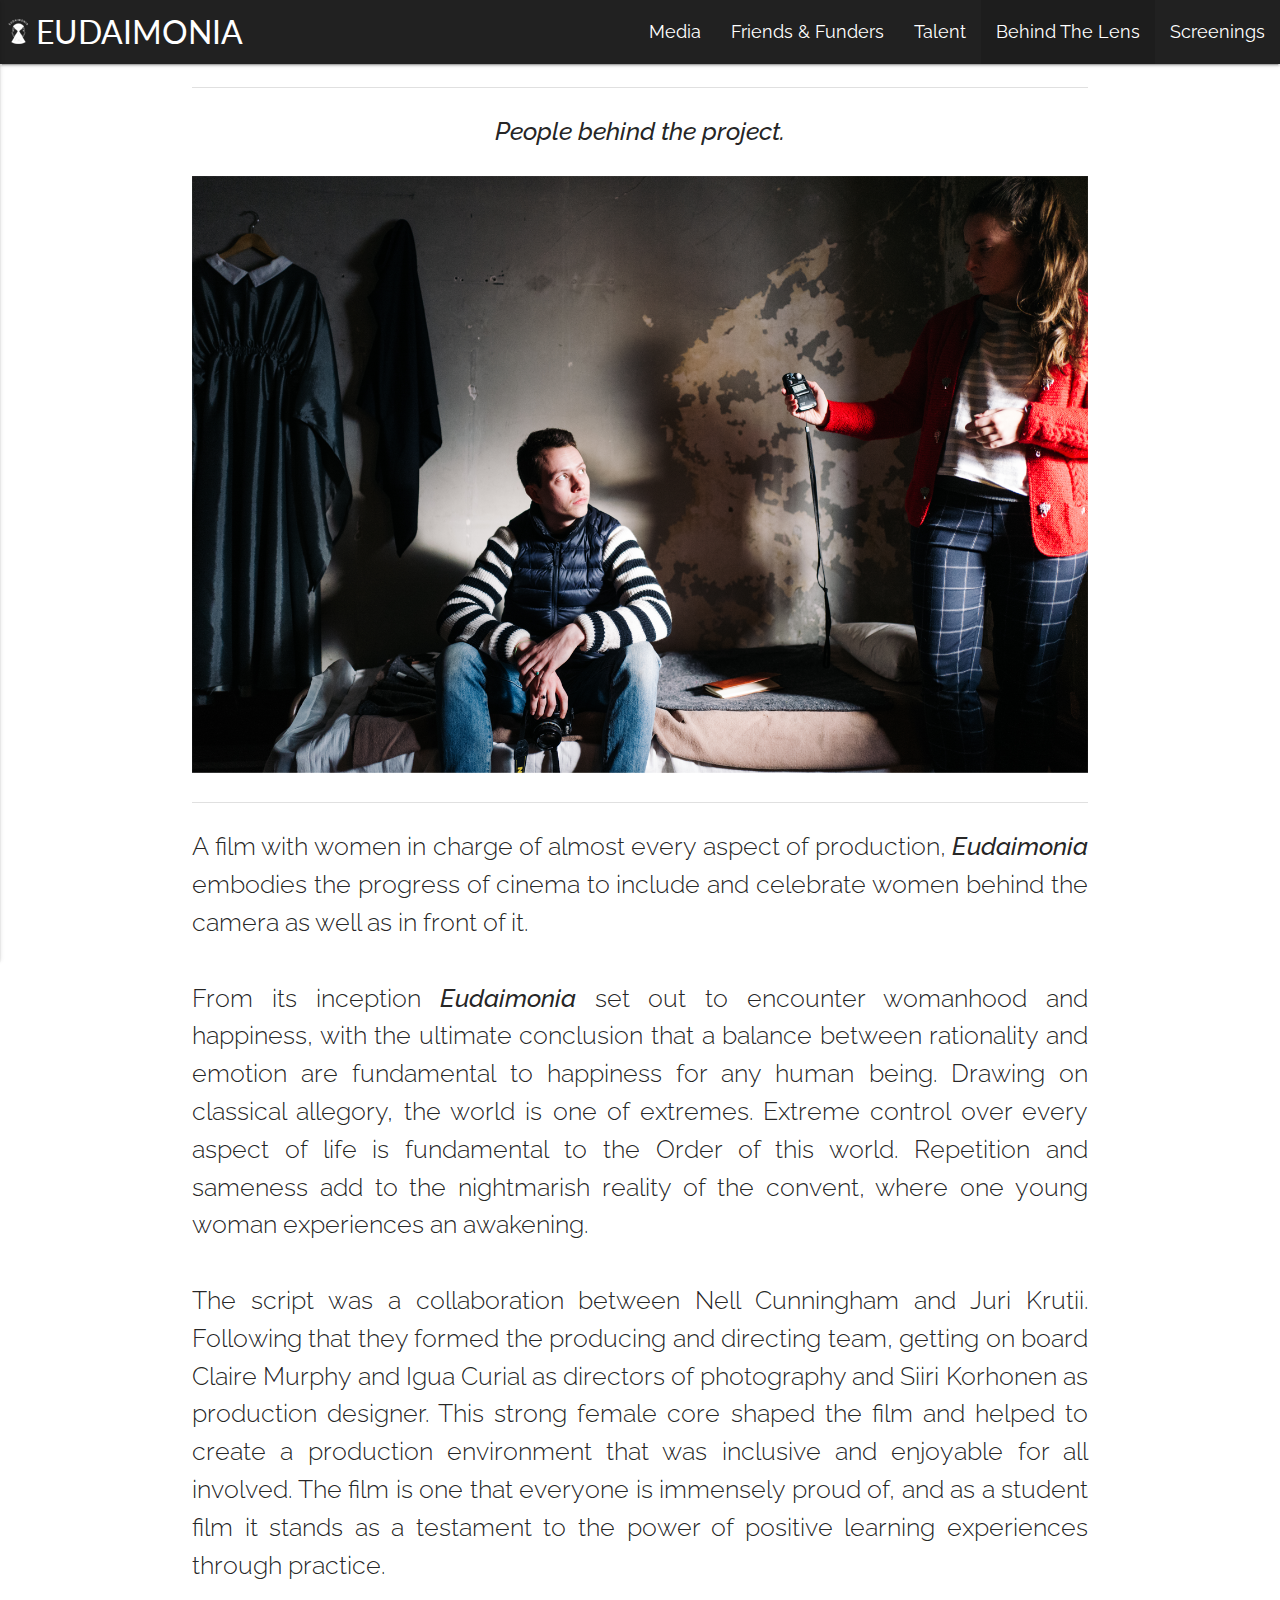
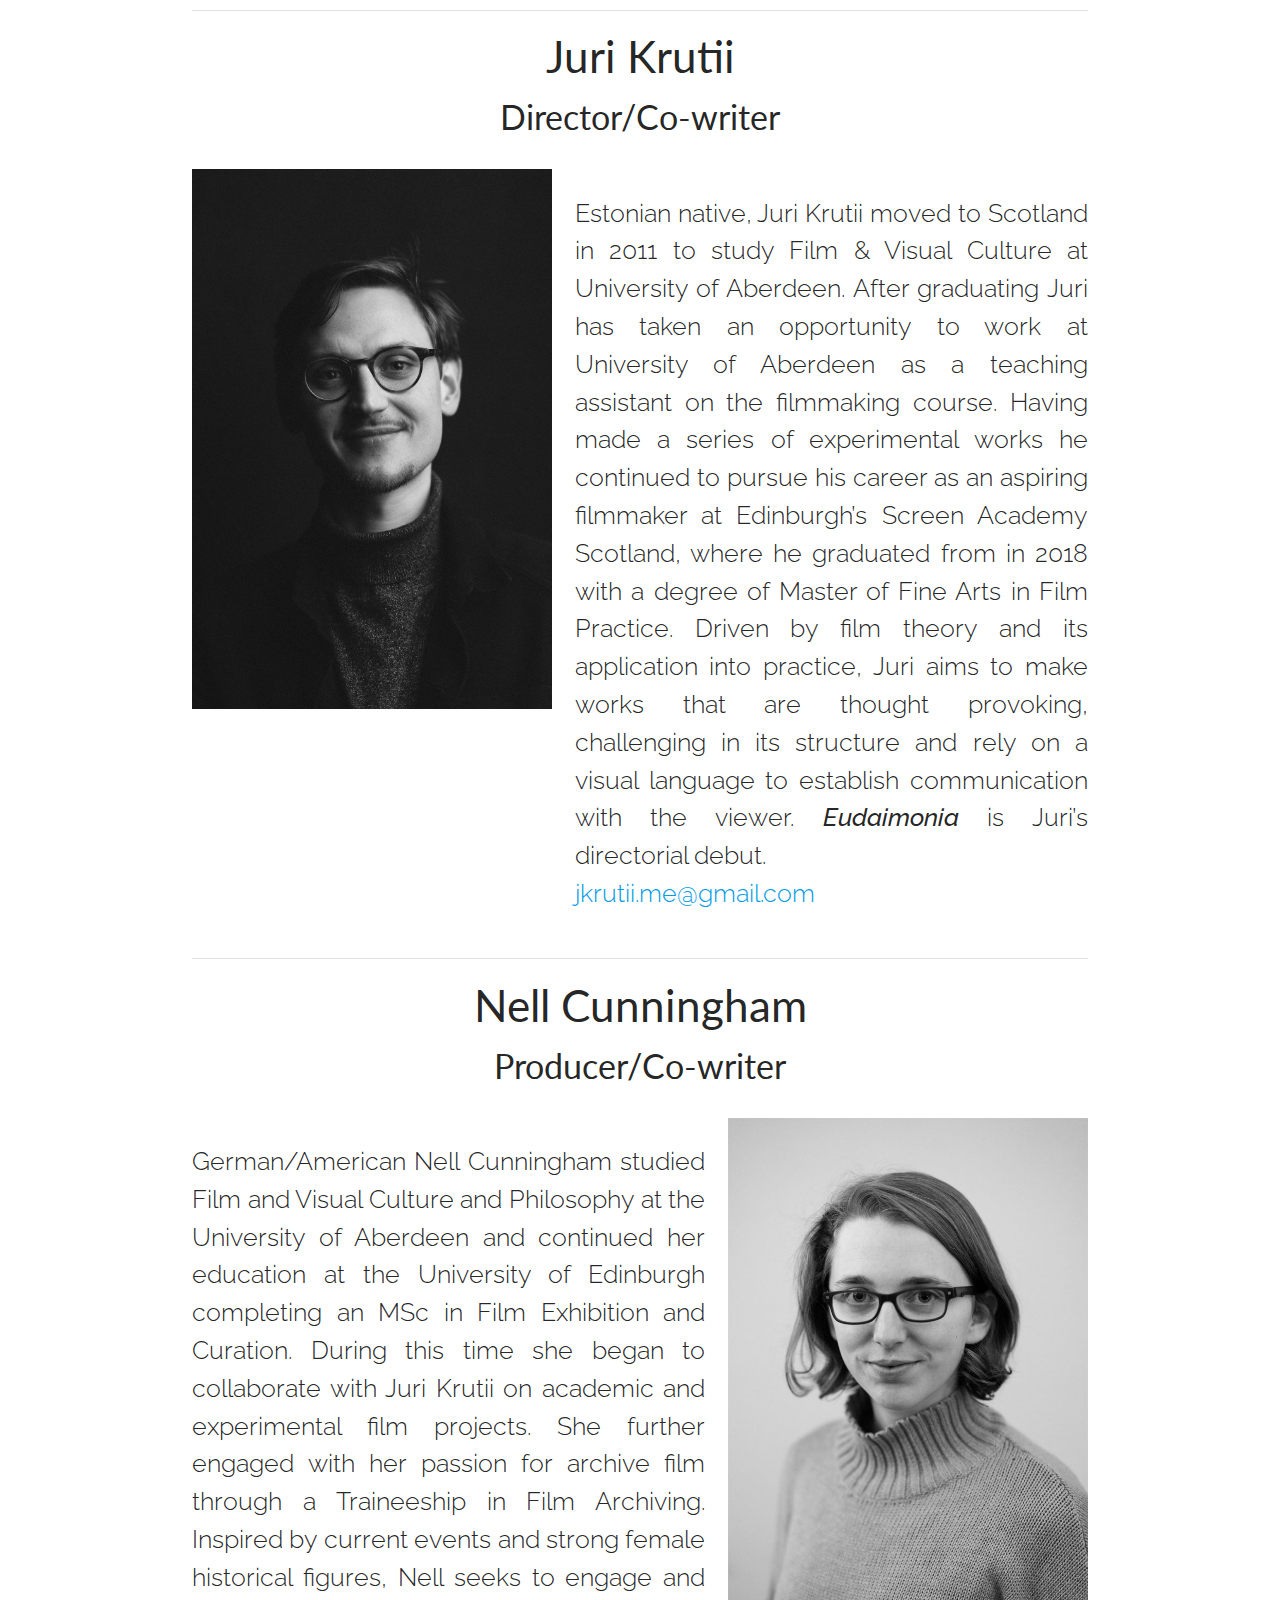
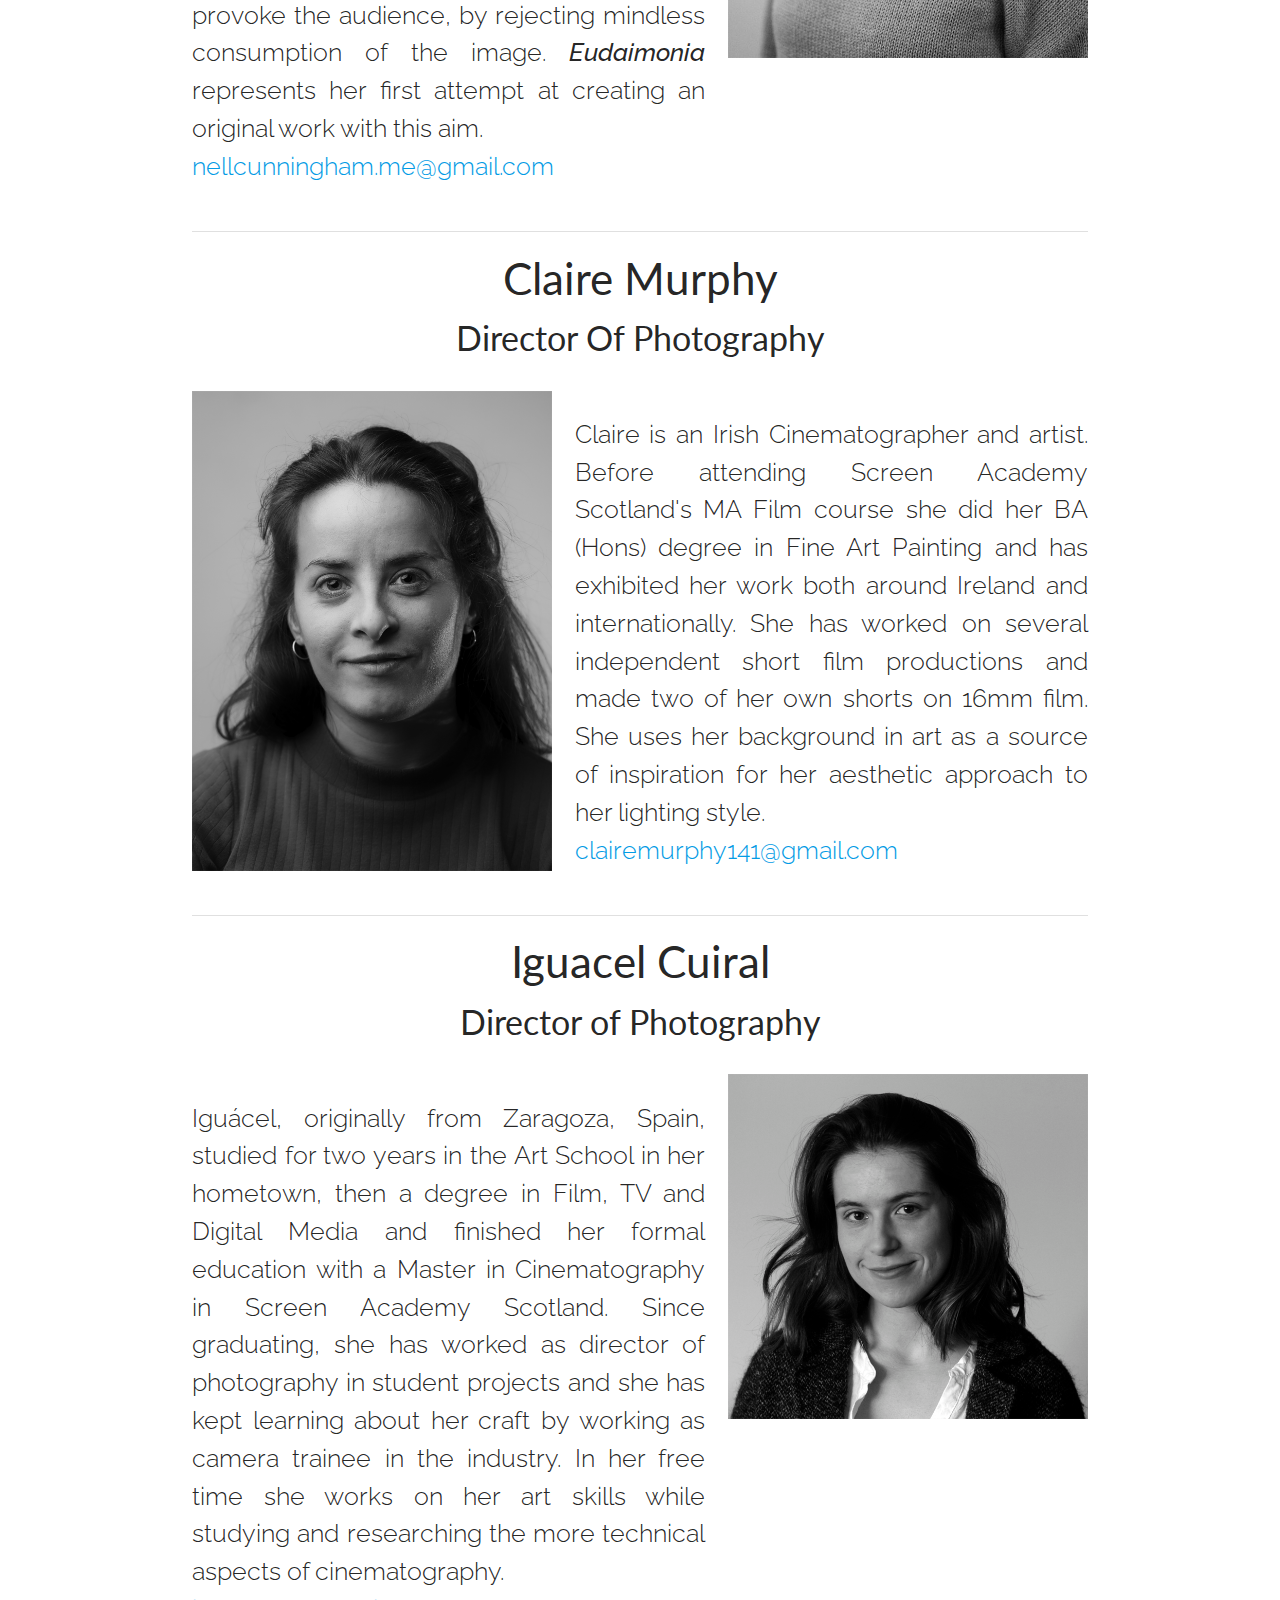
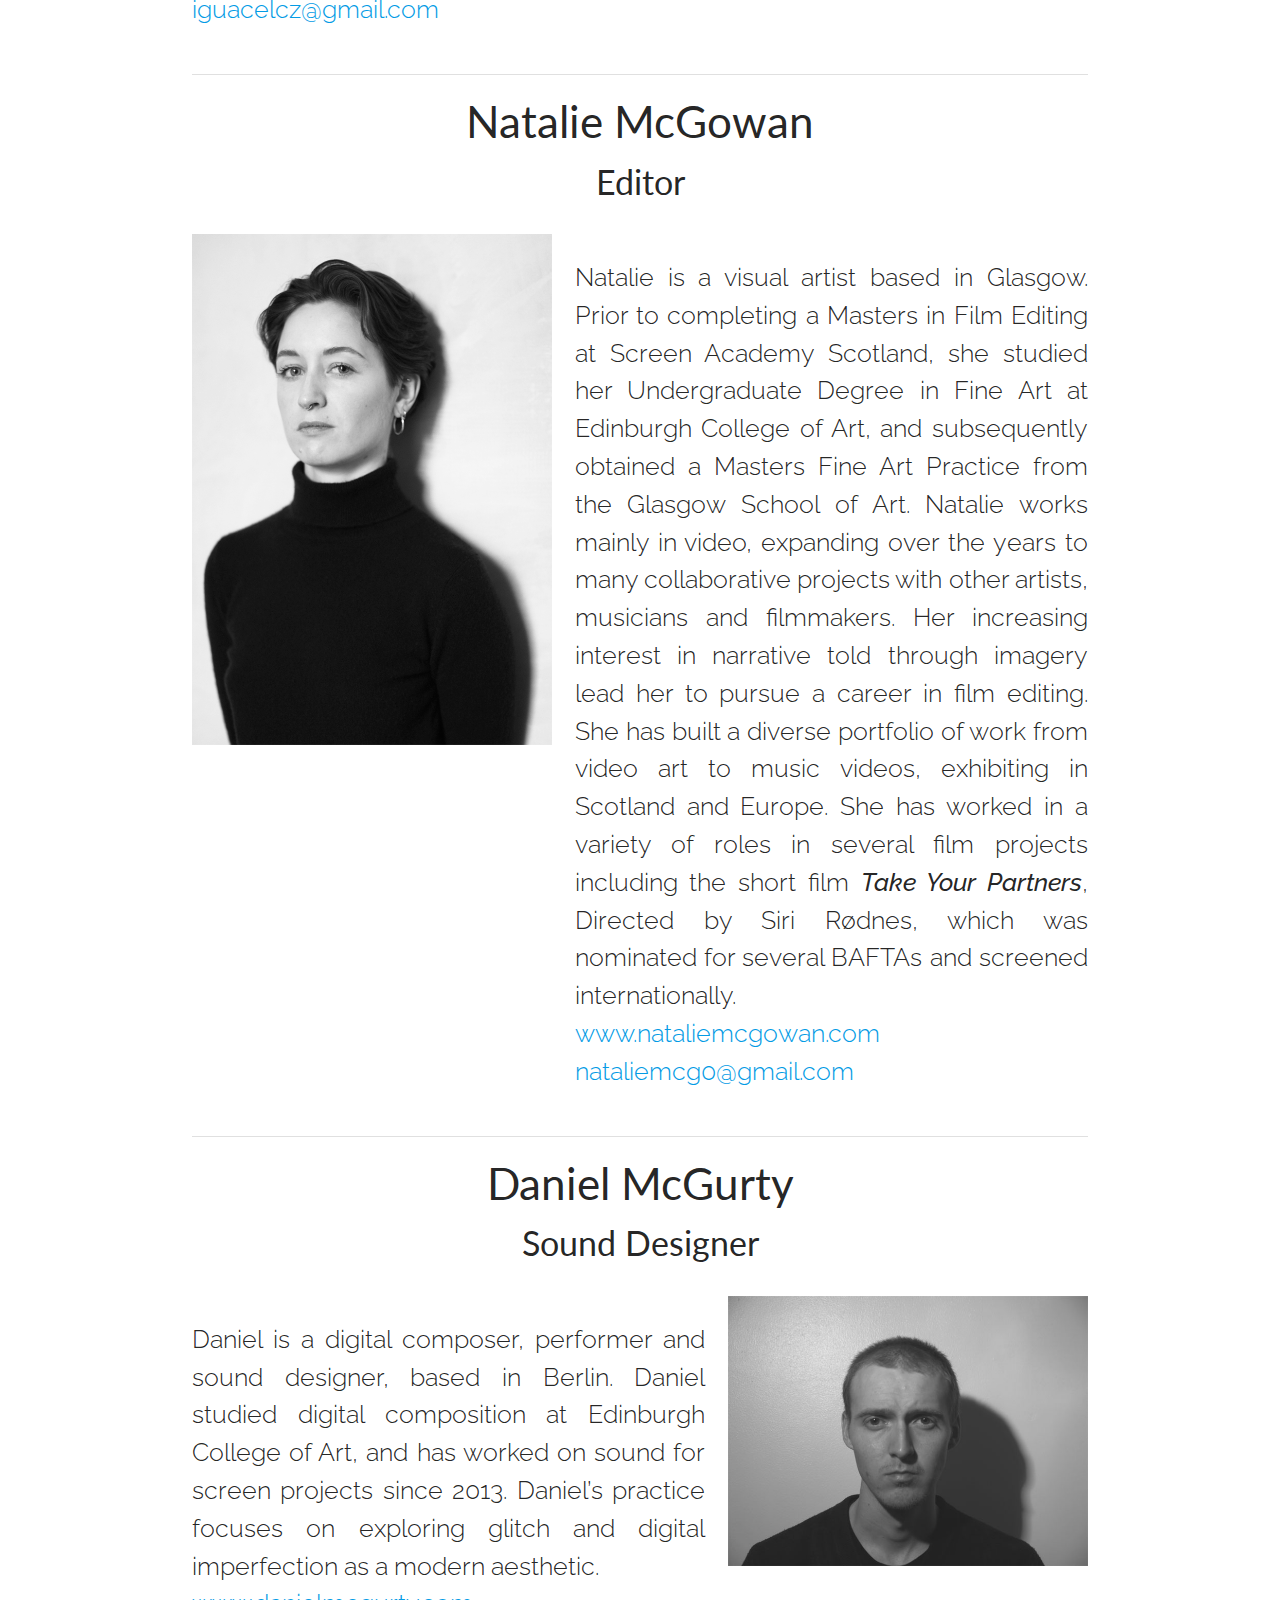
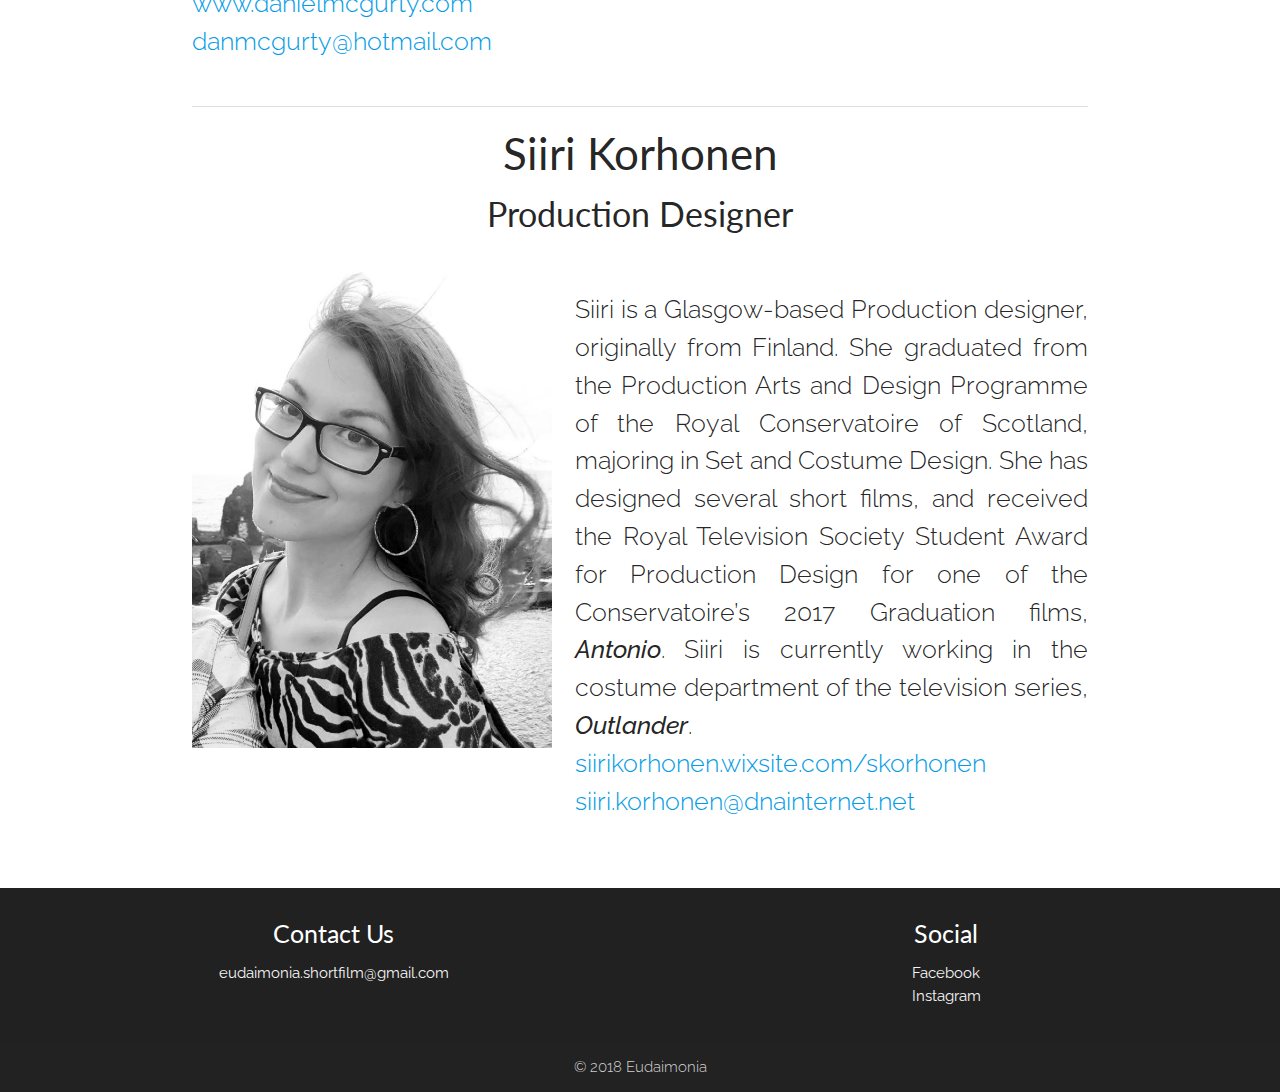
<file: behind.html>
<!DOCTYPE html>
  <html lang="en">
    <head>
      <meta name="description" content="Watch the Film Here. A story of womanhood, happiness and independent thinking.">

      <!-- Google / Search Engine Tags -->
      <meta itemprop="name" content="Eudaimonia">
      <meta itemprop="description" content="Watch the Film Here. A story of womanhood, happiness and independent thinking.">
      <meta itemprop="image" content="img/1.png">

      <!-- Facebook Meta Tags -->
      <meta property="og:url" content="http://eudaimoniashortfilm.com/behind.html">
      <meta property="og:type" content="website">
      <meta property="og:title" content="Eudaimonia">
      <meta property="og:description" content="Watch the Film Here. A story of womanhood, happiness and independent thinking.">
      <meta property="og:image" content="img/1.png">

      <!-- Twitter Meta Tags -->
      <meta name="twitter:card" content="summary_large_image">
      <meta name="twitter:title" content="Eudaimonia">
      <meta name="twitter:description" content="Watch the Film Here. A story of womanhood, happiness and independent thinking.">
      <meta name="twitter:image" content="img/1.png">
      <meta name="viewport" content="width=device-width, initial-scale=1.0"/>

      <link rel="shortcut icon" href="img/favicon.ico" type="image/x-icon">
      <!--Import Google Icon Font-->
      <link href="https://fonts.googleapis.com/icon?family=Material+Icons" rel="stylesheet">
      <link href="https://fonts.googleapis.com/css?family=Raleway|Lato" rel="stylesheet">
      <link rel="stylesheet" href="https://maxcdn.bootstrapcdn.com/font-awesome/4.7.0/css/font-awesome.min.css">
      <!--Import materialize.css-->
      <link type="text/css" rel="stylesheet" href="css/materialize.min.css"  media="screen,projection"/>
      <link href="css/style.css" type="text/css" rel="stylesheet" media="screen,projection" />
      <link rel="stylesheet" href="css/materialize-social.css"/>

      <title>Behind the Lens</title>
    </head>

    <body>
      <div class="navbar-fixed">
      <nav>
          <div class="nav-wrapper grey darken-4">
            <a href="index.html" class="brand-logo">&nbsp<img class="responsive-img hide-on-small-only" src="img/logot.png">&nbspEUDAIMONIA</a>
              <a href="#" data-activates="mobile-demo" class="button-collapse"><i class="material-icons">menu</i></a>
                <ul class="right hide-on-med-and-down">
                  <li><a href="media.html">Media</a></li>
                  <li><a href="funders.html">Friends & Funders</a></li>
                  <li><a href="talent.html">Talent</a></li>
                  <li class="active"><a href="behind.html">Behind The Lens</a></li>
                  <li><a href="screen.html">Screenings</a></li>
                </ul> 
            </div>
        </nav>
      </div>
                <ul class="side-nav center" id="mobile-demo">
                    <li><a href="index.html">Home</a></li>
                    <li><a href="media.html">Media</a></li>
                    <li><a href="funders.html">Friends & Funders</a></li>
                    <li><a href="talent.html">Talent</a></li>
                    <li class="active"><a href="behind.html">Behind The Lens</a></li>
                    <li><a href="screen.html">Screenings</a></li>
                </ul>

    <main>
      <br>
      <div class="container">
        <div class="divider"></div>
      </div>
      <div class="container">
        <p class="flow-text center-align"><strong>People behind the project.</strong></p>
      </div>
      <div class="container">
      	<img class="responsive-img" src="img/fbtl.png" alt="DOP Claire at work">
      </div>
      <br>
      <div class="container">
        <div class="divider"></div>
      </div>
      <div class="container">
          <div class="col s12">
            <p class="flow-text justify">A film with women in charge of almost every aspect of production, <strong>Eudaimonia</strong> embodies the progress of cinema to include and celebrate women behind the camera as well as in front of it. 
            <br><br>
            From its inception <strong>Eudaimonia</strong> set out to encounter womanhood and happiness, with the ultimate conclusion that a balance between rationality and emotion are fundamental to happiness for any human being. Drawing on classical allegory, the world is one of extremes. Extreme control over every aspect of life is fundamental to the Order of this world. Repetition and sameness add to the nightmarish reality of the convent, where one young woman experiences an awakening. 
 
            <br><br>
            The script was a collaboration between Nell Cunningham and Juri Krutii. Following that they formed the producing and directing team, getting on board Claire Murphy and Igua Curial as directors of photography and Siiri Korhonen as production designer. This strong female core shaped the film and helped to create a production environment that was inclusive and enjoyable for all involved. The film is one that everyone is immensely proud of, and as a student film it stands as a testament to the power of positive learning experiences through practice. 
            </p>
          </div>
      </div>
      <div class="container">
        <div class="divider"></div>
      </div>
      <div class="container">
        <div class="row center">
            <h3>Juri Krutii</h3>
            <h4>Director/Co-writer</h4>
        </div>
        <div class="row">
          <div class="col s12 l5">
            <img class="responsive-img" src="img/Juri.jpg">
          </div>
          <div class="col s12 l7">
            <p class="flow-text justify">
            Estonian native, Juri Krutii moved to Scotland in 2011 to study Film & Visual Culture at University of Aberdeen. After graduating Juri has taken an opportunity to work at University of Aberdeen as a teaching assistant on the filmmaking course. Having made a series of experimental works he continued to pursue his career as an aspiring filmmaker at Edinburgh’s Screen Academy Scotland, where he graduated from in 2018 with a degree of Master of Fine Arts in Film Practice. Driven by film theory and its application into practice, Juri aims to make works that are thought provoking, challenging in its structure and rely on a visual language to establish communication with the viewer. <strong>Eudaimonia</strong> is Juri’s directorial debut.
            <br>
            <a href="mailto:jkrutii.me@gmail.com">jkrutii.me@gmail.com</a>
            </p>
          </div>
        </div>
      </div>


      <div class="container">
        <div class="divider"></div>
      </div>


      <div class="container">
        <div class="row center">
            <h3>Nell Cunningham</h3>
            <h4>Producer/Co-writer</h4>
        </div>
        <div class="hide-on-large-only"><img class="responsive-img" src="img/Nell.jpg"></div>
        <div class="row">
          <div class="col s12 l7">
            <p class="flow-text justify">
            German/American Nell Cunningham studied Film and Visual Culture and Philosophy at the University of Aberdeen and continued her education at the University of Edinburgh completing an MSc in Film Exhibition and Curation. During this time she began to collaborate with Juri Krutii on academic and experimental film projects. She further engaged with her passion for archive film through a Traineeship in Film Archiving. Inspired by current events and strong female historical figures, Nell seeks to engage and provoke the audience, by rejecting mindless consumption of the image. <strong>Eudaimonia</strong> represents her first attempt at creating an original work with this aim. 
            <br>
            <a href="mailto:nellcunningham.me@gmail.com">nellcunningham.me@gmail.com</a>
            </p>
          </div>
          <div class="col s12 l5 hide-on-med-and-down">
            <img class="responsive-img" src="img/Nell.jpg">
          </div>
        </div>
      </div>
    </div>


    <div class="container">
        <div class="divider"></div>
    </div>


      <div class="container">
        <div class="row center">
            <h3>Claire Murphy</h3>
            <h4>Director Of Photography</h4>
        </div>
        <div class="row">
          <div class="col s12 l5">
            <img class="responsive-img" src="img/claire.png">
          </div>
          <div class="col s12 l7">
            <p class="flow-text justify">
            Claire is an Irish Cinematographer and artist. Before attending Screen Academy Scotland's MA Film course she did her BA (Hons) degree in Fine Art Painting and has exhibited her work both around Ireland and internationally. She has worked on several independent short film productions and made two of her own shorts on 16mm film. She uses her background in art as a source of inspiration for her aesthetic approach to her lighting style.
            <br>
            <a href="mailto:clairemurphy141@gmail.com">clairemurphy141@gmail.com</a>
            </p>
          </div>
        </div>
      </div>


      <div class="container">
        <div class="divider"></div>
      </div>


      <div class="container">
        <div class="row center">
            <h3>Iguacel Cuiral</h3>
            <h4>Director of Photography</h4>
        </div>
        <div class="hide-on-large-only"><img class="responsive-img" src="img/igua.png"></div>
        <div class="row">
          <div class="col s12 l7">
            <p class="flow-text justify">
            Iguácel, originally from Zaragoza, Spain, studied for two years in the Art School in her hometown, then a degree in Film, TV and Digital Media and finished her formal education with a Master in Cinematography in Screen Academy Scotland. Since graduating, she has worked as director of photography in student projects and she has kept learning about her craft by working as camera trainee in the industry. In her free time she works on her art skills while studying and researching the more technical aspects of cinematography.
            <br>
            <a href="mailto:iguacelcz@gmail.com">iguacelcz@gmail.com</a>
            </p>
          </div>
          <div class="col s12 l5 hide-on-med-and-down">
            <img class="responsive-img" src="img/igua.png">
          </div>
        </div>
      </div>
    </div>


    <div class="container">
        <div class="divider"></div>
    </div>


          <div class="container">
        <div class="row center">
            <h3>Natalie McGowan</h3>
            <h4>Editor</h4>
        </div>
        <div class="row">
          <div class="col s12 l5">
            <img class="responsive-img" src="img/Natalie.jpg">
          </div>
          <div class="col s12 l7">
            <p class="flow-text justify">
            Natalie is a visual artist based in Glasgow.  Prior to completing a Masters in Film Editing at Screen Academy Scotland, she studied her Undergraduate Degree in Fine Art at Edinburgh College of Art, and subsequently obtained a Masters Fine Art Practice from the Glasgow School of Art. Natalie works mainly in video, expanding over the years to many collaborative projects with other artists, musicians and filmmakers. Her increasing interest in narrative told through imagery lead her to pursue a career in film editing. She has built a diverse portfolio of work from video art to music videos, exhibiting in Scotland and Europe.  She has worked in a variety of roles in several film projects including the short film <strong>Take Your Partners</strong>, Directed by Siri Rødnes, which was nominated for several BAFTAs and screened internationally.
            <br>
            <a target="_blank" href="https://www.nataliemcgowan.com/">www.nataliemcgowan.com</a>
            <br>
            <a href="mailto:nataliemcg0@gmail.com">nataliemcg0@gmail.com</a>
            </p>
          </div>
        </div>
      </div>


      <div class="container">
        <div class="divider"></div>
      </div>


      <div class="container">
        <div class="row center">
            <h3>Daniel McGurty</h3>
            <h4>Sound Designer</h4>
        </div>
        <div class="hide-on-large-only"><img class="responsive-img" src="img/Dan.jpg"></div>
        <div class="row">
          <div class="col s12 l7">
            <p class="flow-text justify">
            Daniel is a digital composer, performer and sound designer, based in Berlin. Daniel studied digital composition at Edinburgh College of Art, and has worked on sound for screen projects since 2013. Daniel’s practice focuses on exploring glitch and digital imperfection as a modern aesthetic.
            <br>
            <a target="_blank" href="https://www.danielmcgurty.com/">www.danielmcgurty.com</a>
            <br>
            <a href="mailto:danmcgurty@hotmail.com">danmcgurty@hotmail.com</a>
            </p>
          </div>
          <div class="col s12 l5 hide-on-med-and-down">
            <img class="responsive-img" src="img/Dan.jpg">
          </div>
        </div>
      </div>
    </div>

    <div class="container">
        <div class="divider"></div>
        <div class="row center">
            <h3>Siiri Korhonen</h3>
            <h4>Production Designer</h4>
        </div>
        <div class="row">
          <div class="col s12 l5">
            <img class="responsive-img" src="img/siri.jpg">
          </div>
          <div class="col s12 l7">
            <p class="flow-text justify">
            Siiri is a Glasgow-based Production designer, originally from Finland. She graduated from the Production Arts and Design Programme of the Royal Conservatoire of Scotland, majoring in Set and Costume Design. She has designed several short films, and received the Royal Television Society Student Award for Production Design for one of the Conservatoire’s 2017 Graduation films, <strong>Antonio</strong>. Siiri is currently working in the costume department of the television series, <strong>Outlander</strong>.
            <br>
            <a target="_blank" href="http://siirikorhonen.wixsite.com/skorhonen">siirikorhonen.wixsite.com/skorhonen</a>
            <br>
            <a href="mailto:siiri.korhonen@dnainternet.net">siiri.korhonen@dnainternet.net</a>
            </p>
          </div>
        </div>
      </div>

    </main>
      <br>

    <footer class="page-footer grey darken-4">
          <div class="container">
            <div class="row">
              <div class="col l4 s12 center">
                <h5>Contact Us</h5>
                <p class="grey-text text-lighten-4">eudaimonia.shortfilm@gmail.com</p>
              </div>
              <div class="col offset-l4 l4 s12 center">
                <h5>Social</h5>
                <ul>
                  <li><a class="grey-text text-lighten-4" href="https://www.facebook.com/Eudaimonia.shortfilm"">Facebook</a></li>
                  <li><a class="grey-text text-lighten-4" href="https://www.instagram.com/eudaimonia.shortfilm/">Instagram</a></li>
                </ul>
              </div>
            </div>
          </div>
          <div class="footer-copyright">
            <div class="container center">
            © 2018 Eudaimonia
            </div>
          </div>
        </footer>
    </body>

      <!--Import jQuery before materialize.js-->
      <script type="text/javascript" src="https://code.jquery.com/jquery-3.2.1.min.js"></script>
      <script type="text/javascript" src="js/materialize.min.js"></script>
      <script type="text/javascript" src="js/script.js"></script>
  </html>
</file>
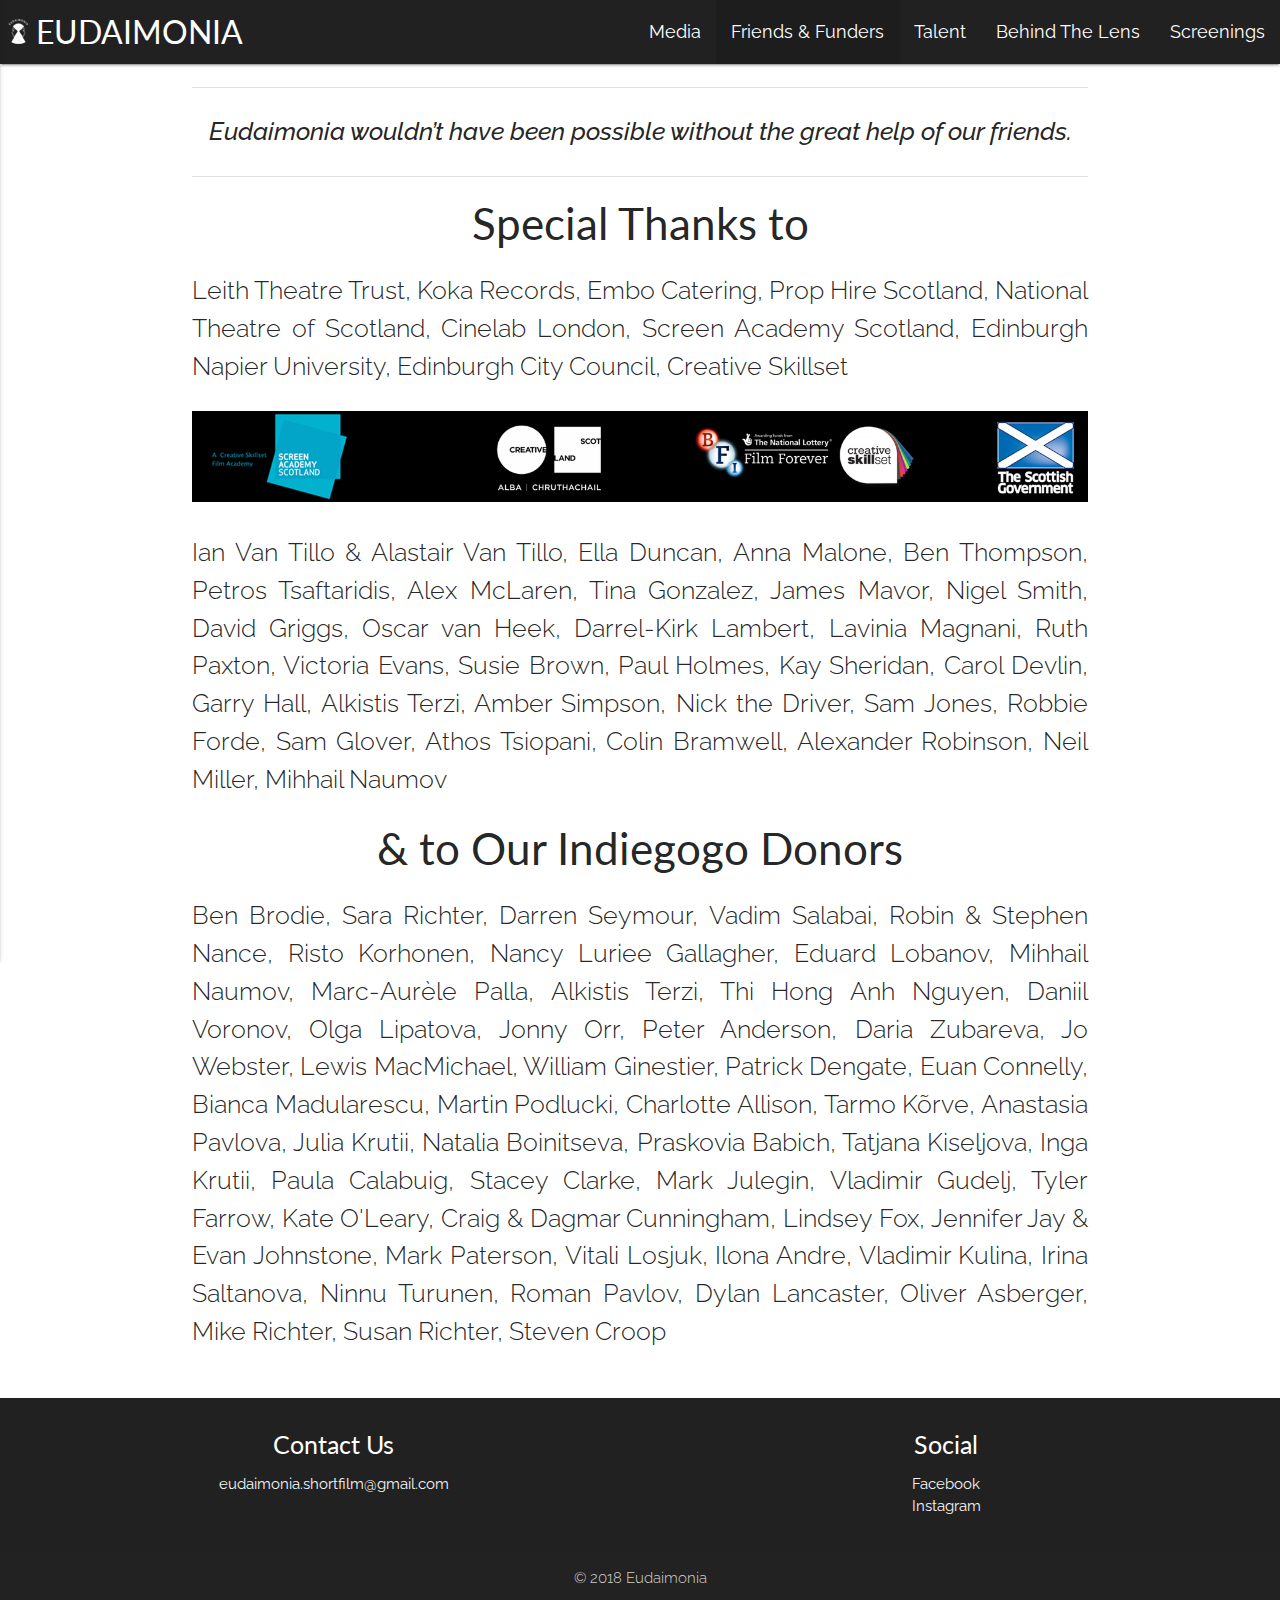
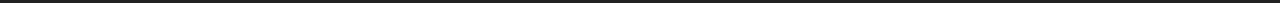
<file: funders.html>
<!DOCTYPE html>
  <html lang="en">
    <head>
      <meta name="description" content="Watch the Film Here. A story of womanhood, happiness and independent thinking.">

      <!-- Google / Search Engine Tags -->
      <meta itemprop="name" content="Eudaimonia">
      <meta itemprop="description" content="Watch the Film Here. A story of womanhood, happiness and independent thinking.">
      <meta itemprop="image" content="img/1.png">

      <!-- Facebook Meta Tags -->
      <meta property="og:url" content="http://eudaimoniashortfilm.com/funders.html">
      <meta property="og:type" content="website">
      <meta property="og:title" content="Eudaimonia">
      <meta property="og:description" content="Watch the Film Here. A story of womanhood, happiness and independent thinking.">
      <meta property="og:image" content="img/1.png">

      <!-- Twitter Meta Tags -->
      <meta name="twitter:card" content="summary_large_image">
      <meta name="twitter:title" content="Eudaimonia">
      <meta name="twitter:description" content="Watch the Film Here. A story of womanhood, happiness and independent thinking.">
      <meta name="twitter:image" content="img/1.png">
      <meta name="viewport" content="width=device-width, initial-scale=1.0"/>

      <link rel="shortcut icon" href="img/favicon.ico" type="image/x-icon">
      <!--Import Google Icon Font-->
      <link href="https://fonts.googleapis.com/icon?family=Material+Icons" rel="stylesheet">
      <link href="https://fonts.googleapis.com/css?family=Raleway|Lato" rel="stylesheet">
      <link rel="stylesheet" href="https://maxcdn.bootstrapcdn.com/font-awesome/4.7.0/css/font-awesome.min.css">
      <!--Import materialize.css-->
      <link type="text/css" rel="stylesheet" href="css/materialize.min.css"  media="screen,projection"/>
      <link href="css/style.css" type="text/css" rel="stylesheet" media="screen,projection" />
      <link rel="stylesheet" href="css/materialize-social.css"/>

      <title>Friends & Founders</title>
    </head>

    <body>
      <div class="navbar-fixed">
      <nav>
          <div class="nav-wrapper grey darken-4">
            <a href="index.html" class="brand-logo">&nbsp<img class="responsive-img hide-on-small-only" src="img/logot.png">&nbspEUDAIMONIA</a>
              <a href="#" data-activates="mobile-demo" class="button-collapse"><i class="material-icons">menu</i></a>
                <ul class="right hide-on-med-and-down">
                  <li><a href="media.html">Media</a></li>
                  <li class="active"><a href="funders.html">Friends & Funders</a></li>
                  <li><a href="talent.html">Talent</a></li>
                  <li><a href="behind.html">Behind The Lens</a></li>
                  <li><a href="screen.html">Screenings</a></li>
                </ul>
            </div>
        </nav>
      </div>
      
                <ul class="side-nav center" id="mobile-demo">
                    <li><a href="index.html">Home</a></li>
                    <li><a href="media.html">Media</a></li>
                    <li class="active"><a href="funders.html">Friends & Funders</a></li>
                    <li><a href="talent.html">Talent</a></li>
                    <li><a href="behind.html">Behind The Lens</a></li>
                    <li><a href="screen.html">Screenings</a></li>
                </ul>

      <main>
      <br>
      <div class="container">
        <div class="divider"></div>
      </div>
      <div class="container">
      	<p class="flow-text center-align"><strong>Eudaimonia wouldn’t have been possible without the great help of our friends.</strong></p>
      </div>
      <div class="container">
        <div class="divider"></div>
      </div>
      <div class="container">
          <h3 class="center-align">Special Thanks to</h3>
          <p class="flow-text justify">Leith Theatre Trust, Koka Records, Embo Catering, Prop Hire Scotland, National Theatre of Scotland, Cinelab London, Screen Academy Scotland, Edinburgh Napier University, Edinburgh City Council, Creative Skillset</p>

				<div class="col s12">
            	<img class="responsive-img" src="img/logo.png">
        </div>

			<p class="flow-text justify">Ian Van Tillo & Alastair Van Tillo, Ella Duncan, Anna Malone, Ben Thompson, Petros Tsaftaridis, Alex McLaren, Tina Gonzalez, James Mavor, Nigel Smith, David Griggs, Oscar van Heek, Darrel-Kirk Lambert, Lavinia Magnani, Ruth Paxton, Victoria Evans, Susie Brown, Paul Holmes, Kay Sheridan, Carol Devlin, Garry Hall, Alkistis Terzi, Amber Simpson, Nick the Driver, Sam Jones, Robbie Forde, Sam Glover, Athos Tsiopani, Colin Bramwell, Alexander Robinson, Neil Miller, Mihhail Naumov
			</p>
      </div>
      <div class="container">
          <h3 class="center-align">& to Our Indiegogo Donors</h3>
          <p class="flow-text justify">Ben Brodie, Sara Richter, Darren Seymour, Vadim Salabai, Robin & Stephen Nance, Risto Korhonen, Nancy Luriee Gallagher, Eduard Lobanov, Mihhail Naumov, Marc-Aurèle Palla, 
    			Alkistis Terzi, Thi Hong Anh Nguyen, Daniil Voronov, Olga Lipatova, Jonny Orr, Peter Anderson, Daria Zubareva, Jo Webster, Lewis MacMichael, William Ginestier, Patrick Dengate, 
    			Euan Connelly, Bianca Madularescu, Martin Podlucki, Charlotte Allison, Tarmo Kõrve, Anastasia Pavlova, Julia Krutii, Natalia Boinitseva, Praskovia Babich, Tatjana Kiseljova, 
    			Inga Krutii, Paula Calabuig, Stacey Clarke, Mark Julegin, Vladimir Gudelj, Tyler Farrow, Kate O'Leary, Craig & Dagmar Cunningham, Lindsey Fox, Jennifer Jay & Evan Johnstone, 
    			Mark Paterson, Vitali Losjuk, Ilona Andre, Vladimir Kulina, Irina Saltanova, Ninnu Turunen, Roman Pavlov, Dylan Lancaster, Oliver Asberger, Mike Richter, Susan Richter, Steven Croop
          </p>
      </div>
      </main>
      <br>

    <footer class="page-footer grey darken-4">
          <div class="container">
            <div class="row">
              <div class="col l4 s12 center">
                <h5>Contact Us</h5>
                <p class="grey-text text-lighten-4">eudaimonia.shortfilm@gmail.com</p>
              </div>
              <div class="col offset-l4 l4 s12 center">
                <h5>Social</h5>
                <ul>
                  <li><a class="grey-text text-lighten-4" href="https://www.facebook.com/Eudaimonia.shortfilm"">Facebook</a></li>
                  <li><a class="grey-text text-lighten-4" href="https://www.instagram.com/eudaimonia.shortfilm/">Instagram</a></li>
                </ul>
              </div>
            </div>
          </div>
          <div class="footer-copyright">
            <div class="container center">
            © 2018 Eudaimonia
            </div>
          </div>
        </footer>
    </body>

      <!--Import jQuery before materialize.js-->
      <script type="text/javascript" src="https://code.jquery.com/jquery-3.2.1.min.js"></script>
      <script type="text/javascript" src="js/materialize.min.js"></script>
      <script type="text/javascript" src="js/script.js"></script>
  </html>
</file>
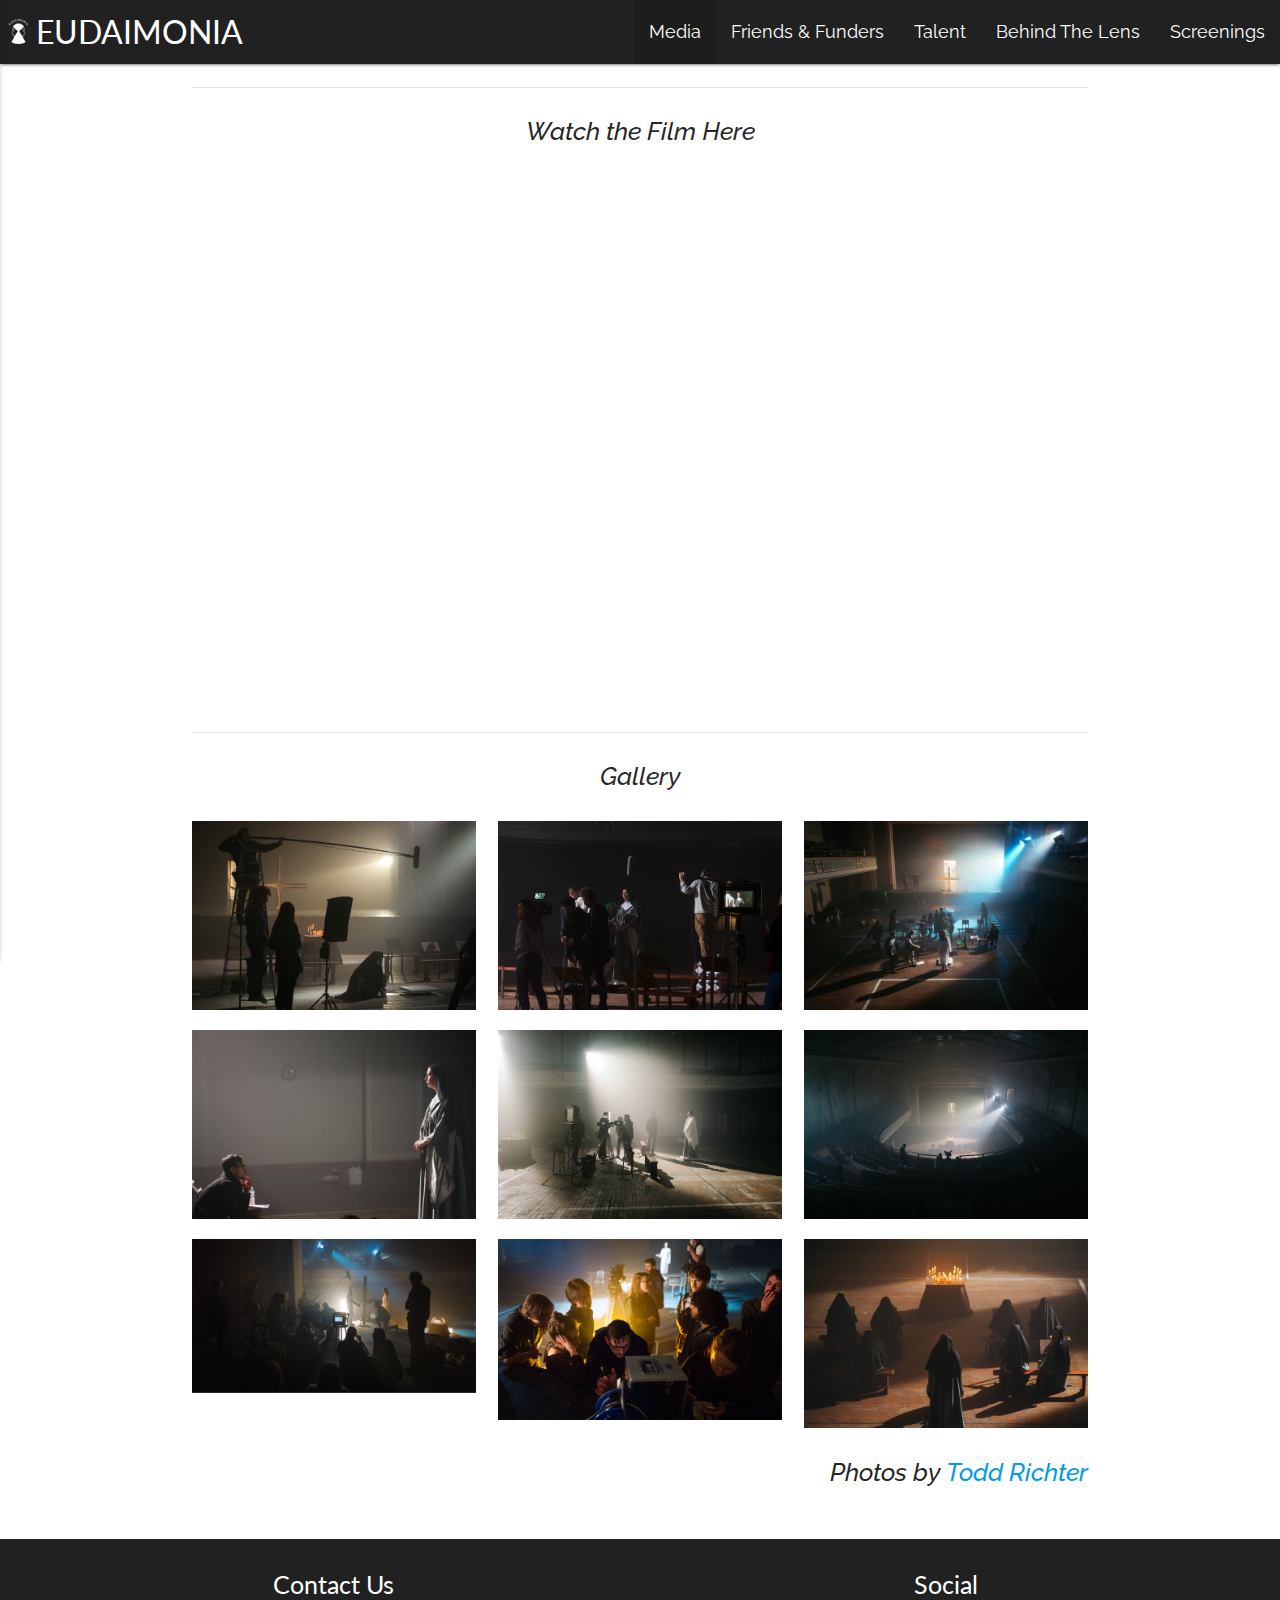
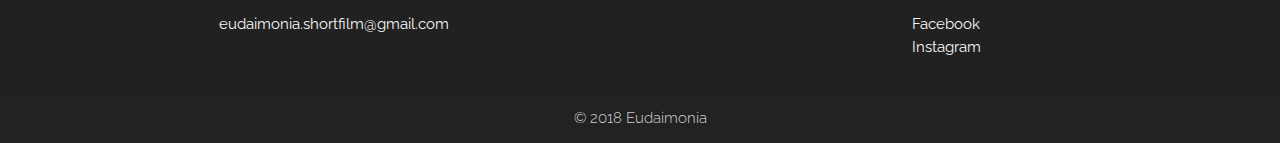
<file: media.html>
<!DOCTYPE html>
  <html lang="en">
    <head>
      <meta name="description" content="Watch the Film Here. A story of womanhood, happiness and independent thinking.">

      <!-- Google / Search Engine Tags -->
      <meta itemprop="name" content="Eudaimonia">
      <meta itemprop="description" content="Watch the Film Here. A story of womanhood, happiness and independent thinking.">
      <meta itemprop="image" content="img/1.png">

      <!-- Facebook Meta Tags -->
      <meta property="og:url" content="http://eudaimoniashortfilm.com/media.html">
      <meta property="og:type" content="website">
      <meta property="og:title" content="Eudaimonia">
      <meta property="og:description" content="Watch the Film Here. A story of womanhood, happiness and independent thinking.">
      <meta property="og:image" content="img/1.png">

      <!-- Twitter Meta Tags -->
      <meta name="twitter:card" content="summary_large_image">
      <meta name="twitter:title" content="Eudaimonia">
      <meta name="twitter:description" content="Watch the Film Here. A story of womanhood, happiness and independent thinking.">
      <meta name="twitter:image" content="img/1.png">
      <meta name="viewport" content="width=device-width, initial-scale=1.0"/>

      <link rel="shortcut icon" href="img/favicon.ico" type="image/x-icon">
      <!--Import Google Icon Font-->
      <link href="https://fonts.googleapis.com/icon?family=Material+Icons" rel="stylesheet">
      <link href="https://fonts.googleapis.com/css?family=Raleway|Lato" rel="stylesheet">
      <link rel="stylesheet" href="https://maxcdn.bootstrapcdn.com/font-awesome/4.7.0/css/font-awesome.min.css">
      <!--Import materialize.css-->
      <link type="text/css" rel="stylesheet" href="css/materialize.min.css"  media="screen,projection"/>
      <link href="css/style.css" type="text/css" rel="stylesheet" media="screen,projection" />
      <link rel="stylesheet" href="css/materialize-social.css"/>

      <title>Media</title>
    </head>

    <body>
      <div class="navbar-fixed">
      <nav>
          <div class="nav-wrapper grey darken-4">
            <a href="index.html" class="brand-logo">&nbsp<img class="responsive-img hide-on-small-only" src="img/logot.png">&nbspEUDAIMONIA</a>
              <a href="#" data-activates="mobile-demo" class="button-collapse"><i class="material-icons">menu</i></a>
                <ul class="right hide-on-med-and-down">
                  <li class="active"><a href="media.html">Media</a></li>
                  <li><a href="funders.html">Friends & Funders</a></li>
                  <li><a href="talent.html">Talent</a></li>
                  <li><a href="behind.html">Behind The Lens</a></li>
                  <li><a href="screen.html">Screenings</a></li>
                </ul>
            </div>
        </nav>
      </div>
                <ul class="side-nav center" id="mobile-demo">
                    <li><a href="index.html">Home</a></li>
                    <li class="active"><a href="media.html">Media</a></li>
                    <li><a href="funders.html">Friends & Funders</a></li>
                    <li><a href="talent.html">Talent</a></li>
                    <li><a href="behind.html">Behind The Lens</a></li>
                    <li><a href="screen.html">Screenings</a></li>
                </ul>

    <main>
      <br>
      <div class="container">
        <div class="divider"></div>
      </div>
      <div class="container">
        <p class="flow-text center-align"><strong>Watch the Film Here</strong></p>
      </div>
      <div class="container">
        <div class="section">
        <div class="video-container">
          <iframe width="640" height="368" src="https://player.vimeo.com/video/254153980" frameborder="0" allowfullscreen></iframe>
        </div>
        </div>
      </div>
      <br>
      <div class="container">
        <div class="divider"></div>
      </div>
      <div class="container">
        <p class="flow-text center-align"><strong>Gallery</strong></p>
      </div>
      <div class="container">
        <div class="row">
          <div class="col s12 m4">
            <img class="responsive-img materialboxed" src="img/media/1.jpg">
          </div>
          <div class="col s12 m4">
            <img class="responsive-img materialboxed" src="img/media/2.jpg">
          </div>
          <div class="col s12 m4">
            <img class="responsive-img materialboxed" src="img/media/3.jpg">
          </div>
        </div>

        <div class="row">
          <div class="col s12 m4">
            <img class="responsive-img materialboxed" src="img/media/4.jpg">
          </div>
          <div class="col s12 m4">
            <img class="responsive-img materialboxed" src="img/media/5.jpg">
          </div>
          <div class="col s12 m4">
            <img class="responsive-img materialboxed" src="img/media/6.jpg">
          </div>
        </div>

        <div class="row">
          <div class="col s12 m4">
            <img class="responsive-img materialboxed" src="img/media/7.jpg">
          </div>
          <div class="col s12 m4">
            <img class="responsive-img materialboxed" src="img/media/8.jpg">
          </div>
          <div class="col s12 m4">
            <img class="responsive-img materialboxed" src="img/media/9.jpg">
          </div>
        </div>
      </div>
      <div class="container">
        <p class="flow-text right-align"><strong>Photos by <a target="_blank" href="https://www.toddrichter.photo/">Todd Richter</a></strong></p>
      </div>
    </main>
      <br>
      
    <footer class="page-footer grey darken-4">
          <div class="container">
            <div class="row">
              <div class="col l4 s12 center">
                <h5>Contact Us</h5>
                <p class="grey-text text-lighten-4">eudaimonia.shortfilm@gmail.com</p>
              </div>
              <div class="col offset-l4 l4 s12 center">
                <h5>Social</h5>
                <ul>
                  <li><a class="grey-text text-lighten-4" href="https://www.facebook.com/Eudaimonia.shortfilm"">Facebook</a></li>
                  <li><a class="grey-text text-lighten-4" href="https://www.instagram.com/eudaimonia.shortfilm/">Instagram</a></li>
                </ul>
              </div>
            </div>
          </div>
          <div class="footer-copyright">
            <div class="container center">
            © 2018 Eudaimonia
            </div>
          </div>
        </footer>
    </body>

      <!--Import jQuery before materialize.js-->
      <script type="text/javascript" src="https://code.jquery.com/jquery-3.2.1.min.js"></script>
      <script type="text/javascript" src="js/materialize.min.js"></script>
      <script type="text/javascript" src="js/script.js"></script>
  </html>
</file>
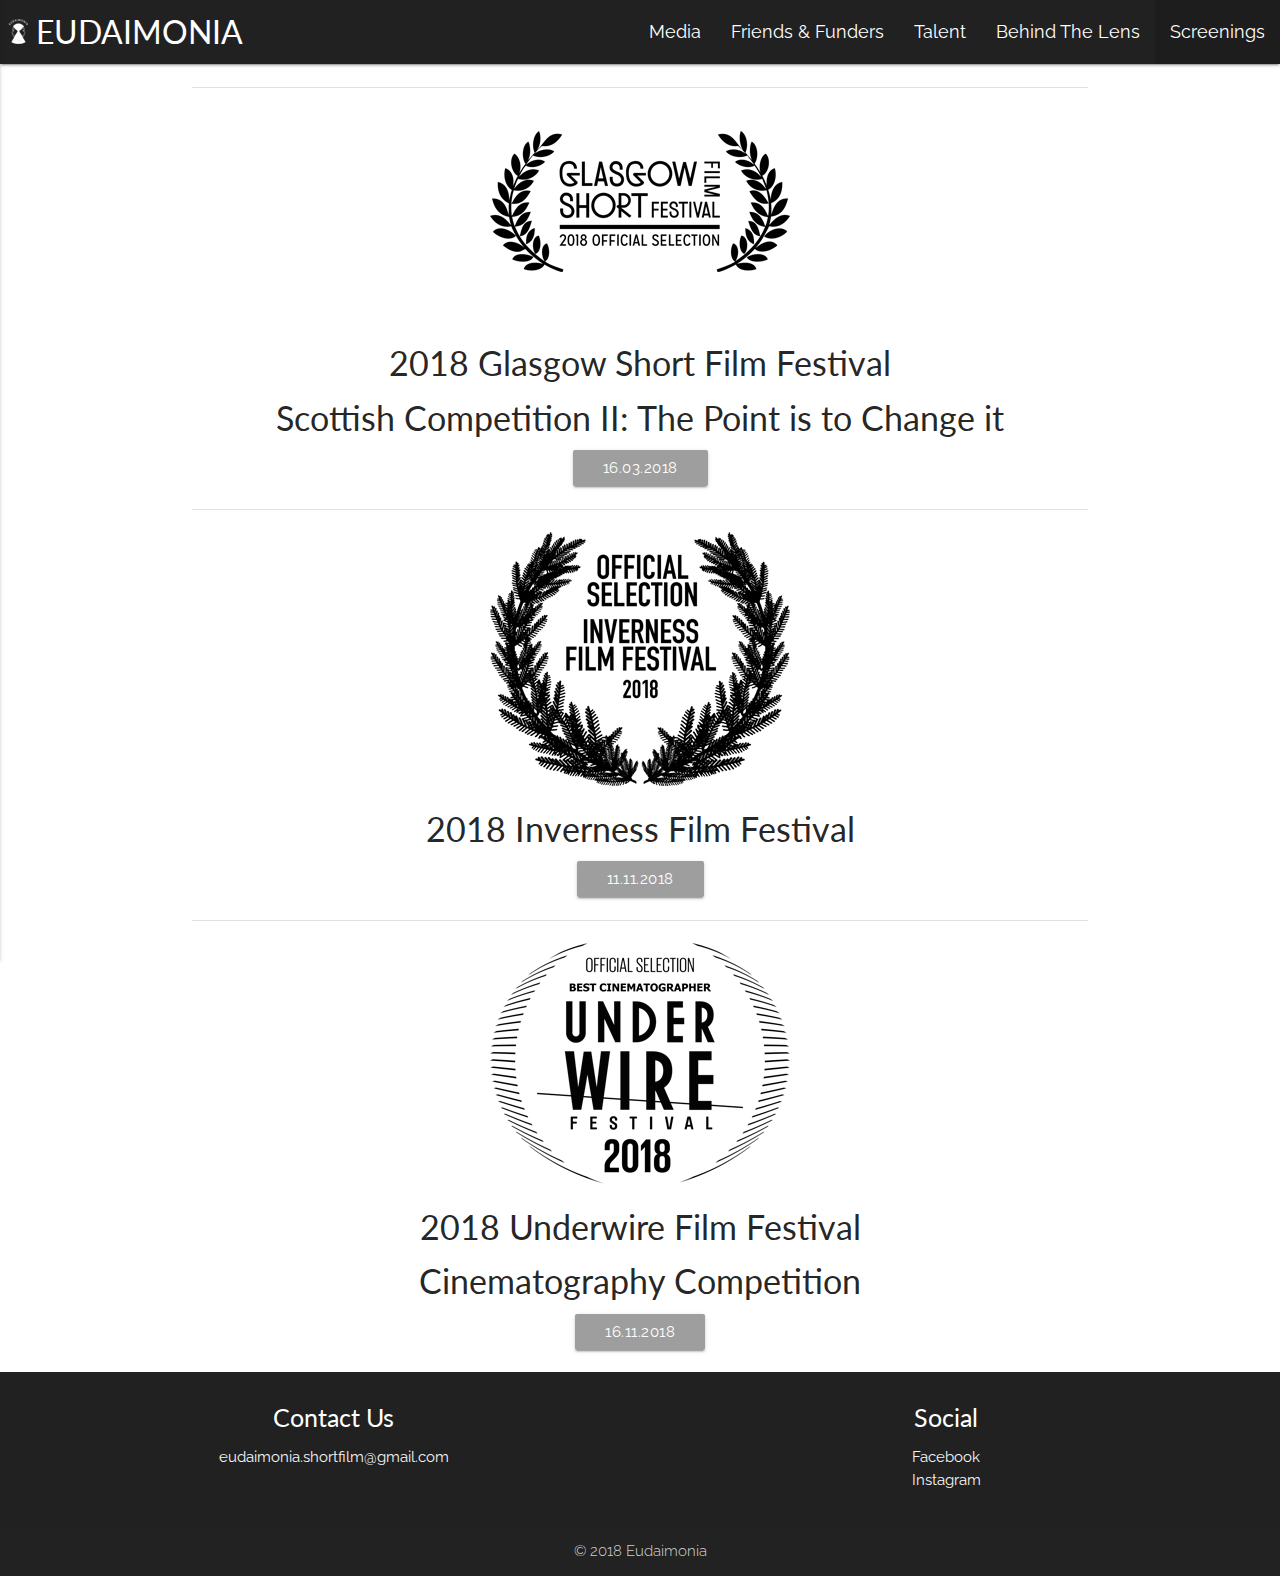
<file: screen.html>
<!DOCTYPE html>
  <html lang="en">
    <head>
      <meta name="description" content="Watch the Film Here. A story of womanhood, happiness and independent thinking.">

      <!-- Google / Search Engine Tags -->
      <meta itemprop="name" content="Eudaimonia">
      <meta itemprop="description" content="Watch the Film Here. A story of womanhood, happiness and independent thinking.">
      <meta itemprop="image" content="img/1.png">

      <!-- Facebook Meta Tags -->
      <meta property="og:url" content="http://eudaimoniashortfilm.com/screen.html">
      <meta property="og:type" content="website">
      <meta property="og:title" content="Eudaimonia">
      <meta property="og:description" content="Watch the Film Here. A story of womanhood, happiness and independent thinking.">
      <meta property="og:image" content="img/1.png">

      <!-- Twitter Meta Tags -->
      <meta name="twitter:card" content="summary_large_image">
      <meta name="twitter:title" content="Eudaimonia">
      <meta name="twitter:description" content="Watch the Film Here. A story of womanhood, happiness and independent thinking.">
      <meta name="twitter:image" content="img/1.png">
      <meta name="viewport" content="width=device-width, initial-scale=1.0"/>
      
      <link rel="shortcut icon" href="img/favicon.ico" type="image/x-icon">
      <!--Import Google Icon Font-->
      <link href="https://fonts.googleapis.com/icon?family=Material+Icons" rel="stylesheet">
      <link href="https://fonts.googleapis.com/css?family=Raleway|Lato" rel="stylesheet">
      <link rel="stylesheet" href="https://maxcdn.bootstrapcdn.com/font-awesome/4.7.0/css/font-awesome.min.css">
      <!--Import materialize.css-->
      <link type="text/css" rel="stylesheet" href="css/materialize.min.css"  media="screen,projection"/>
      <link href="css/style.css" type="text/css" rel="stylesheet" media="screen,projection" />
      <link rel="stylesheet" href="css/materialize-social.css"/>

      <title>Screenings</title>
    </head>

    <body>
      <div class="navbar-fixed">
      <nav>
          <div class="nav-wrapper grey darken-4">
            <a href="index.html" class="brand-logo">&nbsp<img class="responsive-img hide-on-small-only" src="img/logot.png">&nbspEUDAIMONIA</a>
              <a href="#" data-activates="mobile-demo" class="button-collapse"><i class="material-icons">menu</i></a>
                <ul class="right hide-on-med-and-down">
                  <li><a href="media.html">Media</a></li>
                  <li><a href="funders.html">Friends & Funders</a></li>
                  <li><a href="talent.html">Talent</a></li>
                  <li><a href="behind.html">Behind The Lens</a></li>
                  <li class="active"><a href="screen.html">Screenings</a></li>
                </ul>
            </div>
        </nav>
        </div>
                <ul class="side-nav center" id="mobile-demo">
                    <li><a href="index.html">Home</a></li>
                    <li><a href="media.html">Media</a></li>
                    <li><a href="funders.html">Friends & Funders</a></li>
                    <li><a href="talent.html">Talent</a></li>
                    <li><a href="behind.html">Behind The Lens</a></li>
                    <li class="active"><a href="screen.html">Screenings</a></li>
                </ul>
      <main>
      <br>
        <div class="container">
          <div class="divider"></div>
        </div>
        <div class="container center-align">
          <div class="col s4"><img class="responsive-img" src="img/laurel/l3.png" alt="Laurel"></div>
          <h4>2018 Glasgow Short Film Festival</h4>
          <h4>Scottish Competition II: The Point is to Change it</h4>
          <a class="waves-effect waves-light btn grey" target="_blank" href="https://glasgowfilm.org/glasgow-short-film-festival/shows/eudaimonia">16.03.2018</a>
          <br><br>
        </div>
        <div class="container">
          <div class="divider"></div>
        </div>
        <br>

          <div class="container center-align">
          <div class="col s4"><img class="responsive-img" src="img/laurel/l4.png" alt="Laurel"></div>
          <h4>2018 Inverness Film Festival</h4>
          <a class="waves-effect waves-light btn grey" target="_blank" href="http://2018.invernessfilmfestival.com/eudaimonia/">11.11.2018</a>
          <br><br>
        </div>
        <div class="container">
          <div class="divider"></div>
        </div>
        <br>

        <div class="container center-align">
          <div class="col s4"><img class="responsive-img" src="img/laurel/l2.png" alt="Laurel"></div>
          <h4>2018 Underwire Film Festival</h4>
          <h4>Cinematography Competition</h4>
          <a class="waves-effect waves-light btn grey" target="_blank" href="http://www.underwirefestival.com/events/the-future-belongs-to-us/">16.11.2018</a>
          <br><br>
        </div>
      </main>

    <footer class="page-footer grey darken-4">
          <div class="container">
            <div class="row">
              <div class="col l4 s12 center">
                <h5>Contact Us</h5>
                <p class="grey-text text-lighten-4">eudaimonia.shortfilm@gmail.com</p>
              </div>
              <div class="col offset-l4 l4 s12 center">
                <h5>Social</h5>
                <ul>
                  <li><a class="grey-text text-lighten-4" href="https://www.facebook.com/Eudaimonia.shortfilm"">Facebook</a></li>
                  <li><a class="grey-text text-lighten-4" href="https://www.instagram.com/eudaimonia.shortfilm/">Instagram</a></li>
                </ul>
              </div>
            </div>
          </div>
          <div class="footer-copyright">
            <div class="container center">
            © 2018 Eudaimonia
            </div>
          </div>
        </footer>
    </body>

      <!--Import jQuery before materialize.js-->
      <script type="text/javascript" src="https://code.jquery.com/jquery-3.2.1.min.js"></script>
      <script type="text/javascript" src="js/materialize.min.js"></script>
      <script type="text/javascript" src="js/script.js"></script>
  </html>
</file>
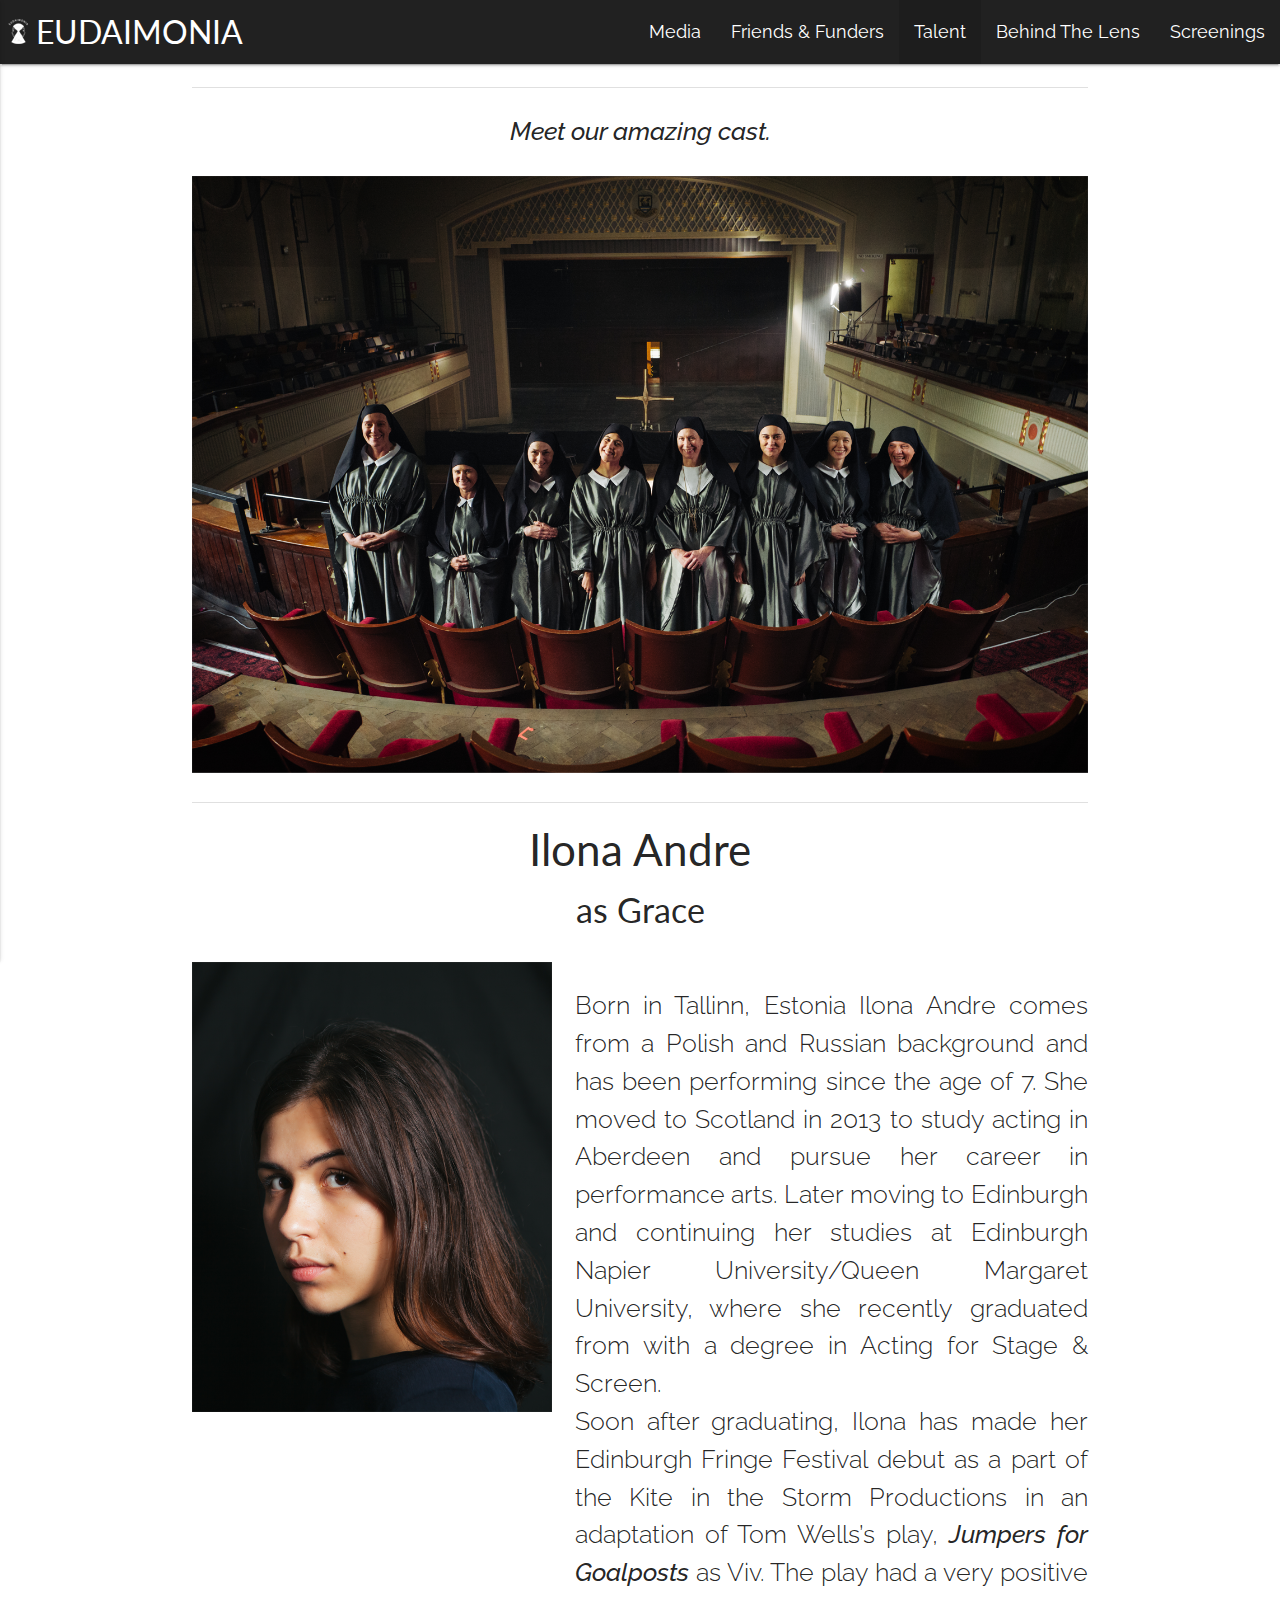
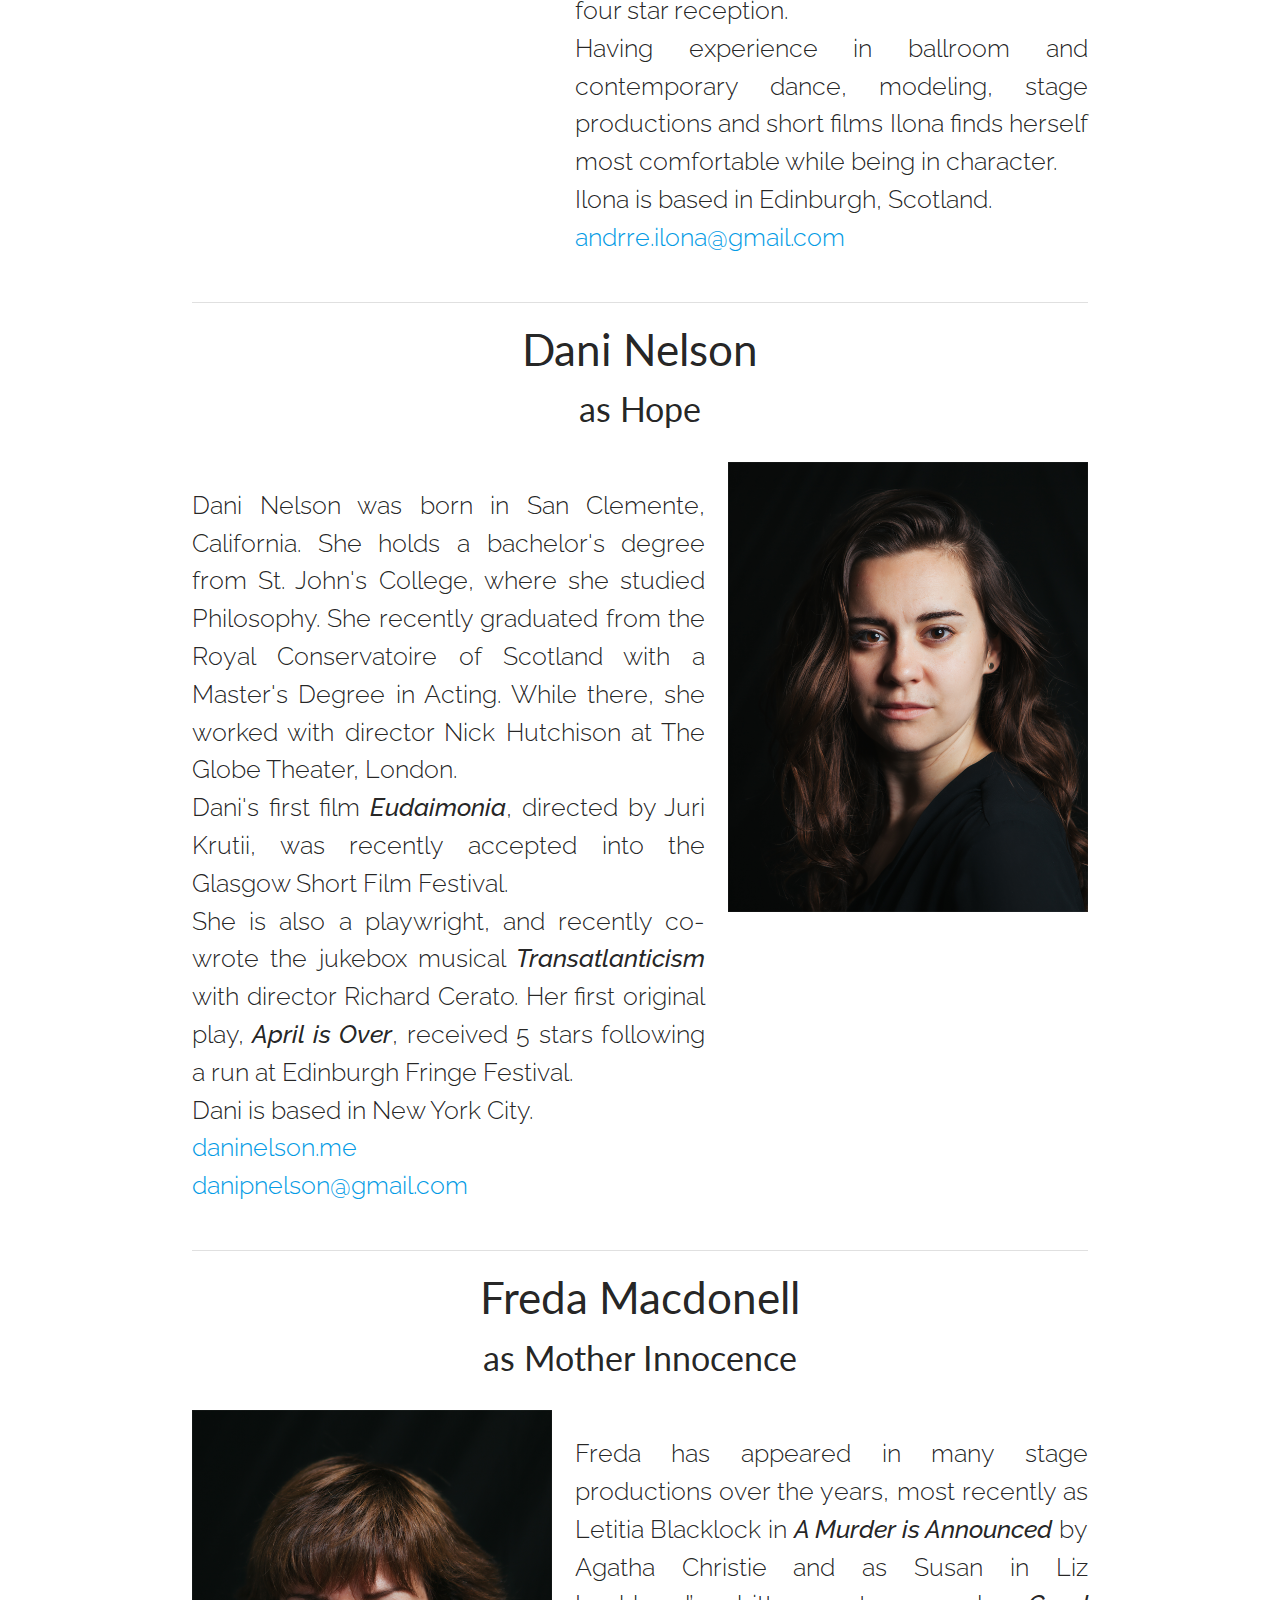
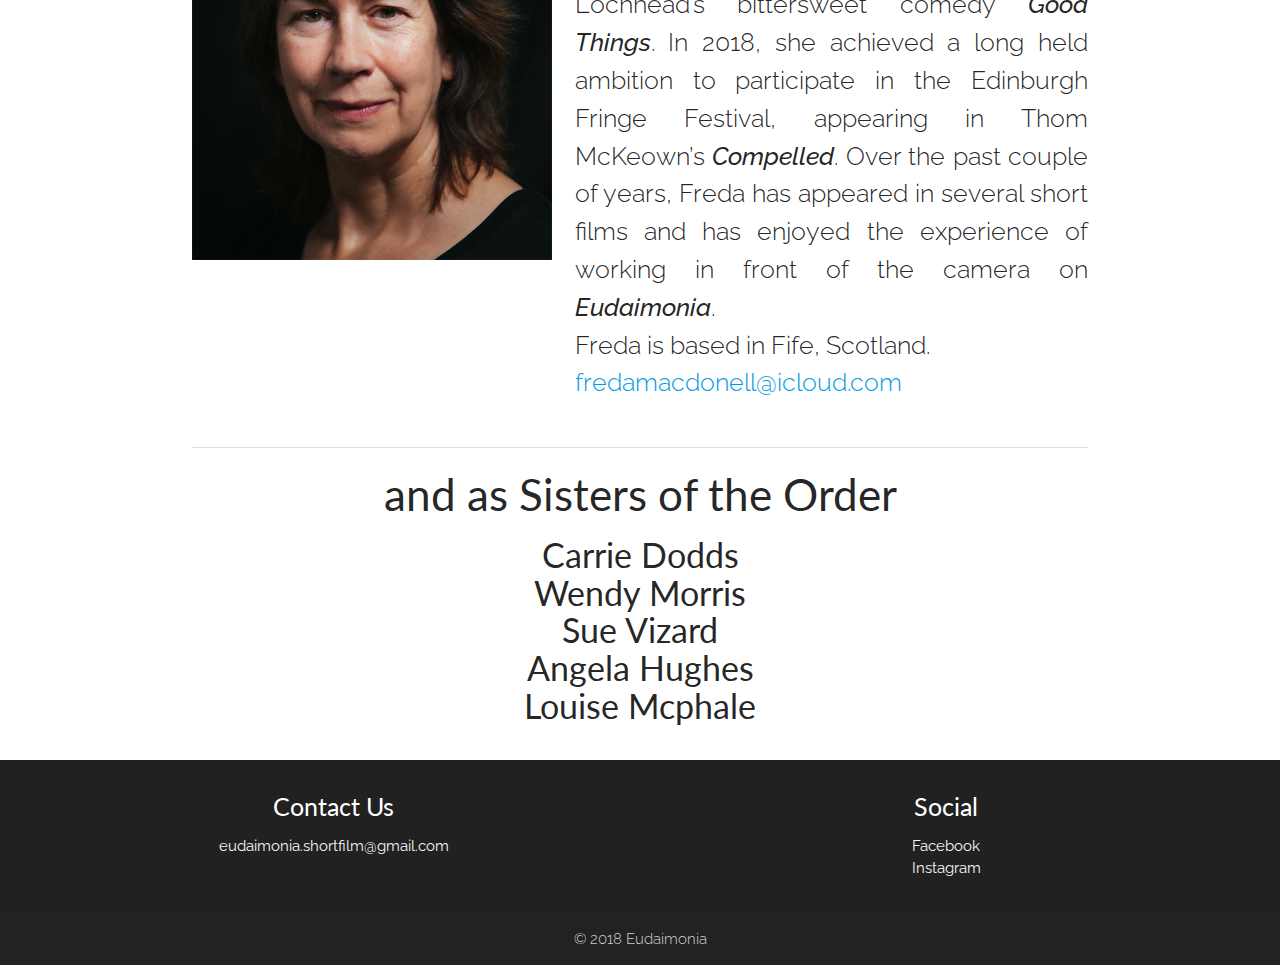
<file: talent.html>
<!DOCTYPE html>
  <html lang="en">
    <head>
      <meta name="description" content="Watch the Film Here. A story of womanhood, happiness and independent thinking.">

      <!-- Google / Search Engine Tags -->
      <meta itemprop="name" content="Eudaimonia">
      <meta itemprop="description" content="Watch the Film Here. A story of womanhood, happiness and independent thinking.">
      <meta itemprop="image" content="img/1.png">

      <!-- Facebook Meta Tags -->
      <meta property="og:url" content="http://eudaimoniashortfilm.com/talent.html">
      <meta property="og:type" content="website">
      <meta property="og:title" content="Eudaimonia">
      <meta property="og:description" content="Watch the Film Here. A story of womanhood, happiness and independent thinking.">
      <meta property="og:image" content="img/1.png">

      <!-- Twitter Meta Tags -->
      <meta name="twitter:card" content="summary_large_image">
      <meta name="twitter:title" content="Eudaimonia">
      <meta name="twitter:description" content="Watch the Film Here. A story of womanhood, happiness and independent thinking.">
      <meta name="twitter:image" content="img/1.png">
      <meta name="viewport" content="width=device-width, initial-scale=1.0"/>
      
      <link rel="shortcut icon" href="img/favicon.ico" type="image/x-icon">
      <!--Import Google Icon Font-->
      <link href="https://fonts.googleapis.com/icon?family=Material+Icons" rel="stylesheet">
      <link href="https://fonts.googleapis.com/css?family=Raleway|Lato" rel="stylesheet">
      <link rel="stylesheet" href="https://maxcdn.bootstrapcdn.com/font-awesome/4.7.0/css/font-awesome.min.css">
      <!--Import materialize.css-->
      <link type="text/css" rel="stylesheet" href="css/materialize.min.css"  media="screen,projection"/>
      <link href="css/style.css" type="text/css" rel="stylesheet" media="screen,projection" />
      <link rel="stylesheet" href="css/materialize-social.css"/>

      <title>Talent</title>
    </head>

    <body>
      <div class="navbar-fixed">
      <nav>
          <div class="nav-wrapper grey darken-4">
            <a href="index.html" class="brand-logo">&nbsp<img class="responsive-img hide-on-small-only" src="img/logot.png">&nbspEUDAIMONIA</a>
              <a href="#" data-activates="mobile-demo" class="button-collapse"><i class="material-icons">menu</i></a>
                <ul class="right hide-on-med-and-down">
                  <li><a href="media.html">Media</a></li>
                  <li><a href="funders.html">Friends & Funders</a></li>
                  <li class="active"><a href="talent.html">Talent</a></li>
                  <li><a href="behind.html">Behind The Lens</a></li>
                  <li><a href="screen.html">Screenings</a></li>
                </ul> 
            </div>
        </nav>
      </div>
                <ul class="side-nav center" id="mobile-demo">
                    <li><a href="index.html">Home</a></li>
                    <li><a href="media.html">Media</a></li>
                    <li><a href="funders.html">Friends & Funders</a></li>
                    <li class="active"><a href="talent.html">Talent</a></li>
                    <li><a href="behind.html">Behind The Lens</a></li>
                    <li><a href="screen.html">Screenings</a></li>
                </ul>

    <main>
      <br>
      <div class="container">
        <div class="divider"></div>
      </div>
      <div class="container">
        <p class="flow-text center-align"><strong>Meet our amazing cast.</strong></p>
      </div>
      <div class="container">
        <div class="col s12">
            <img class="responsive-img" src="img/nuns.jpg" alt="full cast">
        </div>
      </div>
      <br>
      <div class="container">
        <div class="divider"></div>
      </div>

      <div class="container">
        <div class="row center">
            <h3>Ilona Andre</h3>
            <h4>as Grace</h4>
        </div>
        <div class="row">
          <div class="col s12 l5">
            <img class="responsive-img" src="img/ilona.png">
          </div>
          <div class="col s12 l7">
            <p class="flow-text justify">
            Born in Tallinn, Estonia Ilona Andre comes from a Polish and Russian background and has been performing since the age of 7. She moved to Scotland in 2013 to study acting in Aberdeen and pursue her career in performance arts. Later moving to Edinburgh and continuing her studies at Edinburgh Napier University/Queen Margaret University, where she recently graduated from with a degree in Acting for Stage & Screen.
            <br>
            Soon after graduating, Ilona has made her Edinburgh Fringe Festival debut as a part of the Kite in the Storm Productions in an adaptation of Tom Wells’s play, <strong>Jumpers for Goalposts</strong> as Viv. The play had a very positive four star reception.
            <br>
            Having experience in ballroom and contemporary dance, modeling, stage productions and short films Ilona finds herself most comfortable while being in character.
            <br>
            Ilona is based in Edinburgh, Scotland.
            <br>
            <a href="mailto:andrre.ilona@gmail.com">andrre.ilona@gmail.com</a>
            </p>
          </div>
        </div>
      </div>


      <div class="container">
        <div class="divider"></div>
      </div>


      <div class="container">
        <div class="row center">
            <h3>Dani Nelson</h3>
            <h4>as Hope</h4>
        </div>
        <div class="hide-on-large-only"><img class="responsive-img" src="img/danin.png"></div>
        <div class="row">
          <div class="col s12 l7">
            <p class="flow-text justify">
            Dani Nelson was born in San Clemente, California. She holds a bachelor's degree from St. John's College, where she studied Philosophy. She recently graduated from the Royal Conservatoire of Scotland with a Master's Degree in Acting. While there, she worked with director Nick Hutchison at The Globe Theater, London.
            <br>
            Dani's first film <strong>Eudaimonia</strong>, directed by Juri Krutii, was recently accepted into the Glasgow Short Film Festival.
            <br>
            She is also a playwright, and recently co-wrote the jukebox musical <strong>Transatlanticism</strong> with director Richard Cerato. Her first original play, <strong>April is Over</strong>, received 5 stars following a run at Edinburgh Fringe Festival.
            <br>
            Dani is based in New York City.
            <br>
            <a target="_blank" href="https://daninelson.me">daninelson.me</a>
            <br>
            <a href="mailto:danipnelson@gmail.com">danipnelson@gmail.com</a>
            </p>
          </div>
          <div class="col s12 l5 hide-on-med-and-down">
            <img class="responsive-img" src="img/danin.png">
          </div>
        </div>
      </div>


    <div class="container">
        <div class="divider"></div>
    </div>


      <div class="container">
        <div class="row center">
            <h3>Freda Macdonell</h3>
            <h4>as Mother Innocence</h4>
        </div>
        <div class="row">
          <div class="col s12 l5">
            <img class="responsive-img" src="img/freda.png">
          </div>
          <div class="col s12 l7">
            <p class="flow-text justify">
            Freda has appeared in many stage productions over the years, most recently as Letitia Blacklock in <strong>A Murder is Announced</strong> by Agatha Christie and as Susan in Liz Lochhead’s bittersweet comedy <strong>Good Things</strong>. In 2018, she achieved a long held ambition to participate in the Edinburgh Fringe Festival, appearing in Thom McKeown’s <strong>Compelled</strong>. Over the past couple of years, Freda has appeared in several short films and has enjoyed the experience of working in front of the camera on <strong>Eudaimonia</strong>.
            <br>
            Freda is based in Fife, Scotland.
            <br>
            <a href="mailto:fredamacdonell@icloud.com">fredamacdonell@icloud.com</a>
            </p>
          </div>
        </div>
      </div>

      <div class="container">
        <div class="divider"></div>
      </div>

      <div class="container center-align">
        <h3>and as Sisters of the Order</h3>
        <h4>
        Carrie Dodds<br>
        Wendy Morris<br>
        Sue Vizard<br>
        Angela Hughes<br>
        Louise Mcphale
        </h4>
      </div>
    </main>
      <br>

    <footer class="page-footer grey darken-4">
          <div class="container">
            <div class="row">
              <div class="col l4 s12 center">
                <h5>Contact Us</h5>
                <p class="grey-text text-lighten-4">eudaimonia.shortfilm@gmail.com</p>
              </div>
              <div class="col offset-l4 l4 s12 center">
                <h5>Social</h5>
                <ul>
                  <li><a class="grey-text text-lighten-4" href="https://www.facebook.com/Eudaimonia.shortfilm"">Facebook</a></li>
                  <li><a class="grey-text text-lighten-4" href="https://www.instagram.com/eudaimonia.shortfilm/">Instagram</a></li>
                </ul>
              </div>
            </div>
          </div>
          <div class="footer-copyright">
            <div class="container center">
            © 2018 Eudaimonia
            </div>
          </div>
        </footer>
    </body>

      <!--Import jQuery before materialize.js-->
      <script type="text/javascript" src="https://code.jquery.com/jquery-3.2.1.min.js"></script>
      <script type="text/javascript" src="js/materialize.min.js"></script>
      <script type="text/javascript" src="js/script.js"></script>
  </html>
</file>
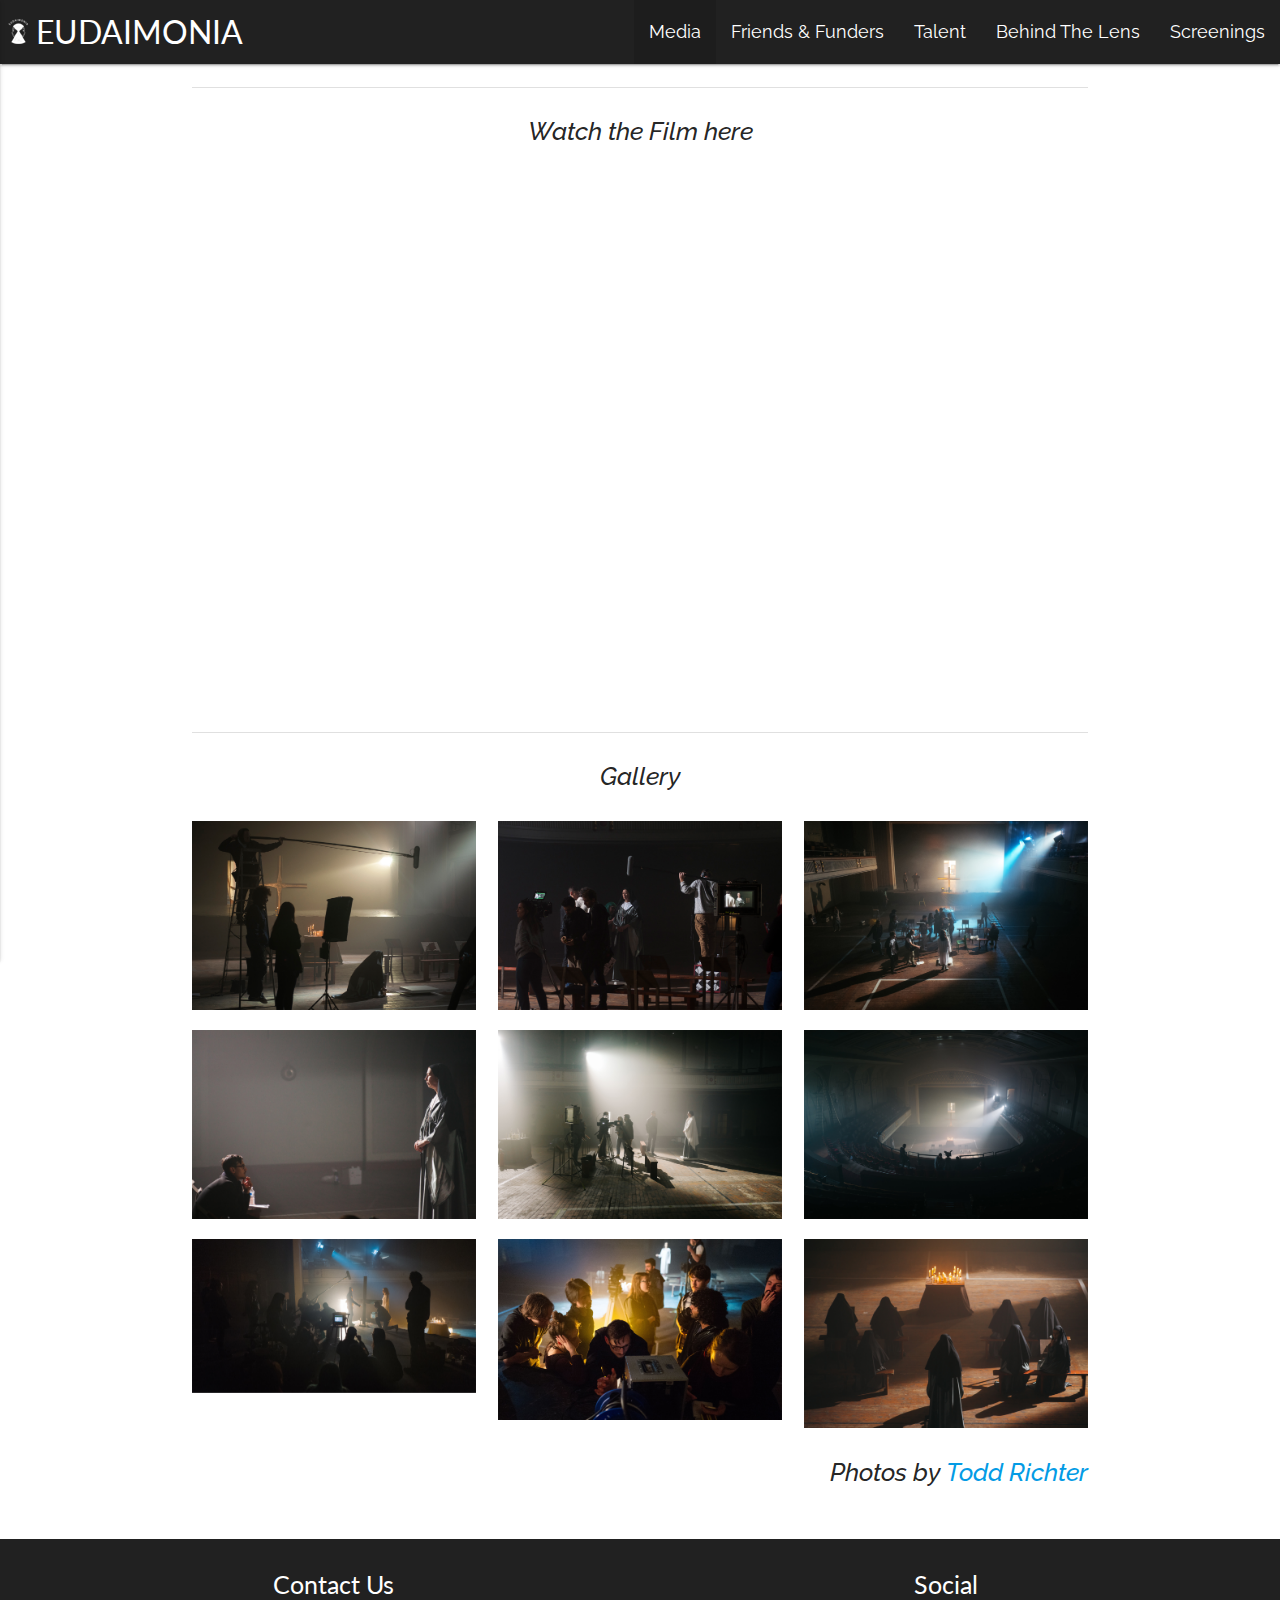
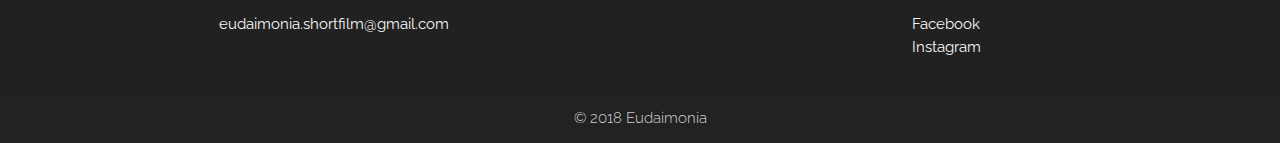
<file: trailer.html>
<!DOCTYPE html>
  <html lang="en">
    <head>
      <link rel="shortcut icon" href="img/favicon.ico" type="image/x-icon">
      <!--Import Google Icon Font-->
      <link href="https://fonts.googleapis.com/icon?family=Material+Icons" rel="stylesheet">
      <link href="https://fonts.googleapis.com/css?family=Raleway|Lato" rel="stylesheet">
      <link rel="stylesheet" href="https://maxcdn.bootstrapcdn.com/font-awesome/4.7.0/css/font-awesome.min.css">
      <!--Import materialize.css-->
      <link type="text/css" rel="stylesheet" href="css/materialize.min.css"  media="screen,projection"/>
      <link href="css/style.css" type="text/css" rel="stylesheet" media="screen,projection" />
      <link rel="stylesheet" href="css/materialize-social.css"/>
      <!--Let browser know website is optimized for mobile-->
      <meta name="viewport" content="width=device-width, initial-scale=1.0"/>
      <title>Media</title>
    </head>

    <body>
      <div class="navbar-fixed">
      <nav>
          <div class="nav-wrapper grey darken-4">
            <a href="index.html" class="brand-logo">&nbsp<img class="responsive-img hide-on-small-only" src="img/logot.png">&nbspEUDAIMONIA</a>
              <a href="#" data-activates="mobile-demo" class="button-collapse"><i class="material-icons">menu</i></a>
                <ul class="right hide-on-med-and-down">
                  <li class="active"><a href="trailer.html">Media</a></li>
                  <li><a href="funders.html">Friends & Funders</a></li>
                  <li><a href="talent.html">Talent</a></li>
                  <li><a href="behind.html">Behind The Lens</a></li>
                  <li><a href="screen.html">Screenings</a></li>
                </ul>
            </div>
        </nav>
      </div>
                <ul class="side-nav center" id="mobile-demo">
                    <li><a href="index.html">Home</a></li>
                    <li class="active"><a href="trailer.html">Media</a></li>
                    <li><a href="funders.html">Friends & Funders</a></li>
                    <li><a href="talent.html">Talent</a></li>
                    <li><a href="behind.html">Behind The Lens</a></li>
                    <li><a href="screen.html">Screenings</a></li>
                </ul>

    <main>
      <br>
      <div class="container">
        <div class="divider"></div>
      </div>
      <div class="container">
        <p class="flow-text center-align"><strong>Watch the Film here</strong></p>
      </div>
      <div class="container">
        <div class="section">
        <div class="video-container">
          <iframe width="640" height="368" src="https://player.vimeo.com/video/254153980" frameborder="0" allowfullscreen></iframe>
        </div>
        </div>
      </div>
      <br>
      <div class="container">
        <div class="divider"></div>
      </div>
      <div class="container">
        <p class="flow-text center-align"><strong>Gallery</strong></p>
      </div>
      <div class="container">
        <div class="row">
          <div class="col s12 m4">
            <img class="responsive-img materialboxed" src="img/media/1.jpg">
          </div>
          <div class="col s12 m4">
            <img class="responsive-img materialboxed" src="img/media/2.jpg">
          </div>
          <div class="col s12 m4">
            <img class="responsive-img materialboxed" src="img/media/3.jpg">
          </div>
        </div>

        <div class="row">
          <div class="col s12 m4">
            <img class="responsive-img materialboxed" src="img/media/4.jpg">
          </div>
          <div class="col s12 m4">
            <img class="responsive-img materialboxed" src="img/media/5.jpg">
          </div>
          <div class="col s12 m4">
            <img class="responsive-img materialboxed" src="img/media/6.jpg">
          </div>
        </div>

        <div class="row">
          <div class="col s12 m4">
            <img class="responsive-img materialboxed" src="img/media/7.jpg">
          </div>
          <div class="col s12 m4">
            <img class="responsive-img materialboxed" src="img/media/8.jpg">
          </div>
          <div class="col s12 m4">
            <img class="responsive-img materialboxed" src="img/media/9.jpg">
          </div>
        </div>
      </div>
      <div class="container">
        <p class="flow-text right-align"><strong>Photos by <a target="_blank" href="https://www.toddrichter.photo/">Todd Richter</a></strong></p>
      </div>
    </main>
      <br>
      
    <footer class="page-footer grey darken-4">
          <div class="container">
            <div class="row">
              <div class="col l4 s12 center">
                <h5>Contact Us</h5>
                <p class="grey-text text-lighten-4">eudaimonia.shortfilm@gmail.com</p>
              </div>
              <div class="col offset-l4 l4 s12 center">
                <h5>Social</h5>
                <ul>
                  <li><a class="grey-text text-lighten-4" href="https://www.facebook.com/Eudaimonia.shortfilm"">Facebook</a></li>
                  <li><a class="grey-text text-lighten-4" href="https://www.instagram.com/eudaimonia.shortfilm/">Instagram</a></li>
                </ul>
              </div>
            </div>
          </div>
          <div class="footer-copyright">
            <div class="container center">
            © 2018 Eudaimonia
            </div>
          </div>
        </footer>
    </body>

      <!--Import jQuery before materialize.js-->
      <script type="text/javascript" src="https://code.jquery.com/jquery-3.2.1.min.js"></script>
      <script type="text/javascript" src="js/materialize.min.js"></script>
      <script type="text/javascript" src="js/script.js"></script>
  </html>
</file>
<file: css/style.css>
html{ 
	font-family: 'Raleway', sans-serif;
}

.brand-logo, h3, h4, h5 {
	font-family: 'Lato', sans-serif;
}

.shadow {
	  text-shadow: 4px 4px 4px #aaa;
}

.nav-wrapper li a {
    font-size: 18px;
}

strong {
	font-style: italic;
}
body {
    display: flex;
    min-height: 100vh;
    flex-direction: column;
  }

  main {
    flex: 1 0 auto;
  }

  p.justify {
    text-align: justify;
}
</file>
